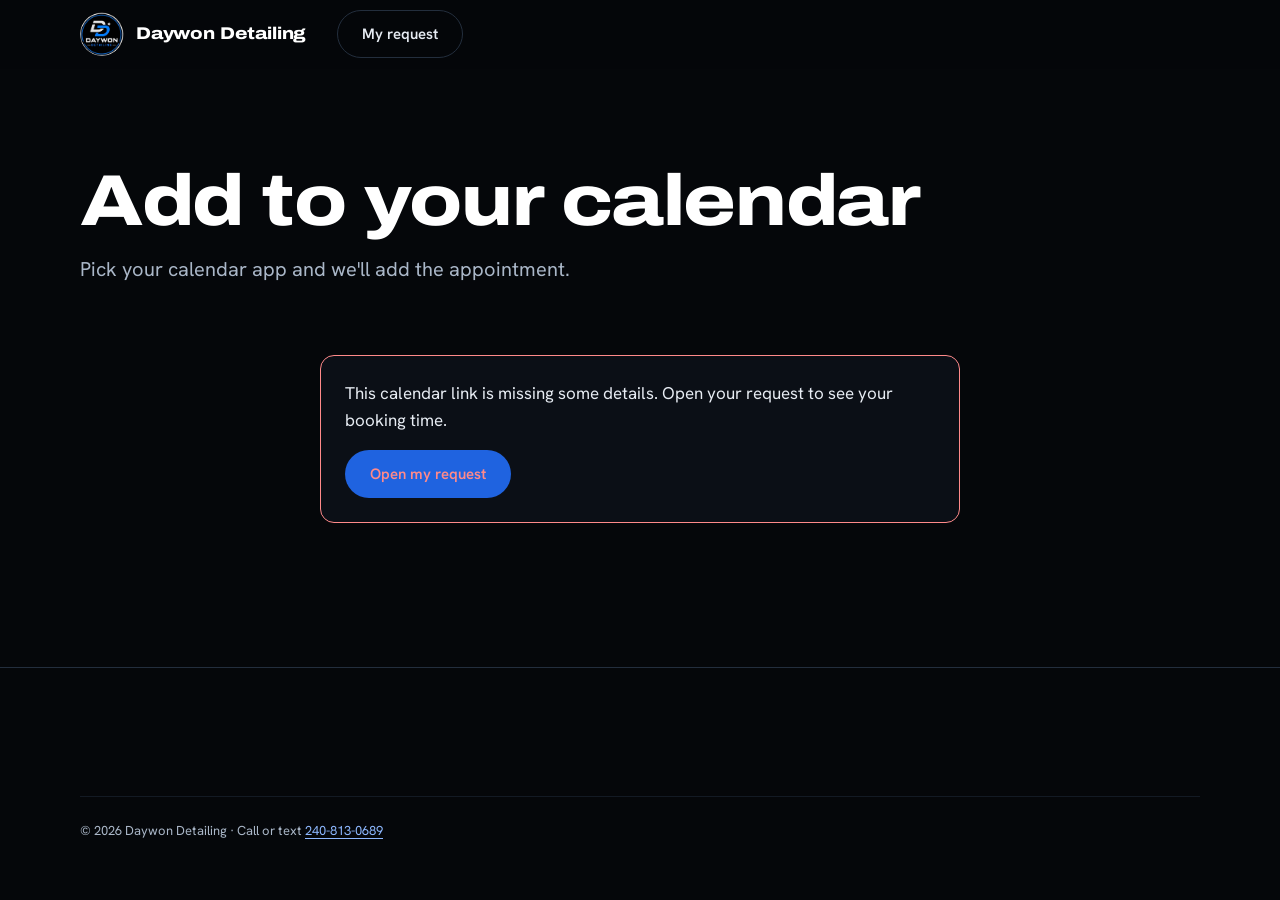
<file: calendar.html>
<!doctype html>
<html lang="en">
<head>
  <meta charset="utf-8">
  <meta name="viewport" content="width=device-width, initial-scale=1">
  <title>Add to Calendar | Daywon Detailing</title>
  <meta name="description" content="Add your Daywon Detailing appointment to Google, Apple or Outlook calendar.">
  <meta name="robots" content="noindex">
  <meta name="theme-color" content="#05070A">
  <link rel="icon" href="assets/img/logo.jpg">
  <link rel="preconnect" href="https://fonts.googleapis.com">
  <link rel="preconnect" href="https://fonts.gstatic.com" crossorigin>
  <link href="https://fonts.googleapis.com/css2?family=Archivo:wdth,wght@100..125,500..900&family=Hanken+Grotesk:wght@400..700&display=swap" rel="stylesheet">
  <link rel="stylesheet" href="assets/css/styles.css">
</head>
<body class="page-quote">
<a class="skip-link" href="#main">Skip to content</a>
<header class="site-header"><div class="container site-header__inner">
  <a class="brand" href="index.html"><span class="brand__mark"><img src="assets/img/logo.jpg" alt="" width="44" height="44"></span><span class="brand__name">Daywon Detailing</span></a>
  <a class="btn btn--ghost site-header__cta" href="my-request.html">My request</a>
</div></header>

<main id="main">
  <section class="page-header band--dark">
    <div class="container">
      <h1>Add to your calendar</h1>
      <p class="page-header__sub" id="cal-sub">Pick your calendar app and we'll add the appointment.</p>
    </div>
  </section>
  <section class="band--dark" style="padding-top: 0">
    <div class="container" style="max-width: 720px">
      <div class="panel" id="cal-card">
        <dl class="summary-list" id="cal-details"></dl>
        <div class="actions cal-actions" id="cal-actions" style="margin-top: var(--s-6)"></div>
        <p class="muted" style="margin-top: var(--s-5)">Apple Calendar and most phone calendars open the downloaded file. We arrive during your 30-minute arrival window.</p>
      </div>
      <div class="error-summary" id="cal-error" role="alert" hidden>
        <p>This calendar link is missing some details. Open your request to see your booking time.</p>
        <p style="margin-top: var(--s-4)"><a class="btn btn--primary" href="my-request.html">Open my request</a></p>
      </div>
    </div>
  </section>
</main>

<footer class="site-footer"><div class="container">
  <div class="site-footer__bottom"><span>&copy; <span data-year>2026</span> Daywon Detailing · Call or text <a href="tel:+12408130689" data-contact-href="tel"><span data-contact="phone">240-813-0689</span></a></span></div>
</div></footer>

<script src="assets/js/icons.js" defer></script>
<script src="assets/js/config.js" defer></script>
<script src="assets/js/data.js" defer></script>
<script src="assets/js/site.js" defer></script>
<script src="assets/js/calendar.js" defer></script>
</body>
</html>
</file>
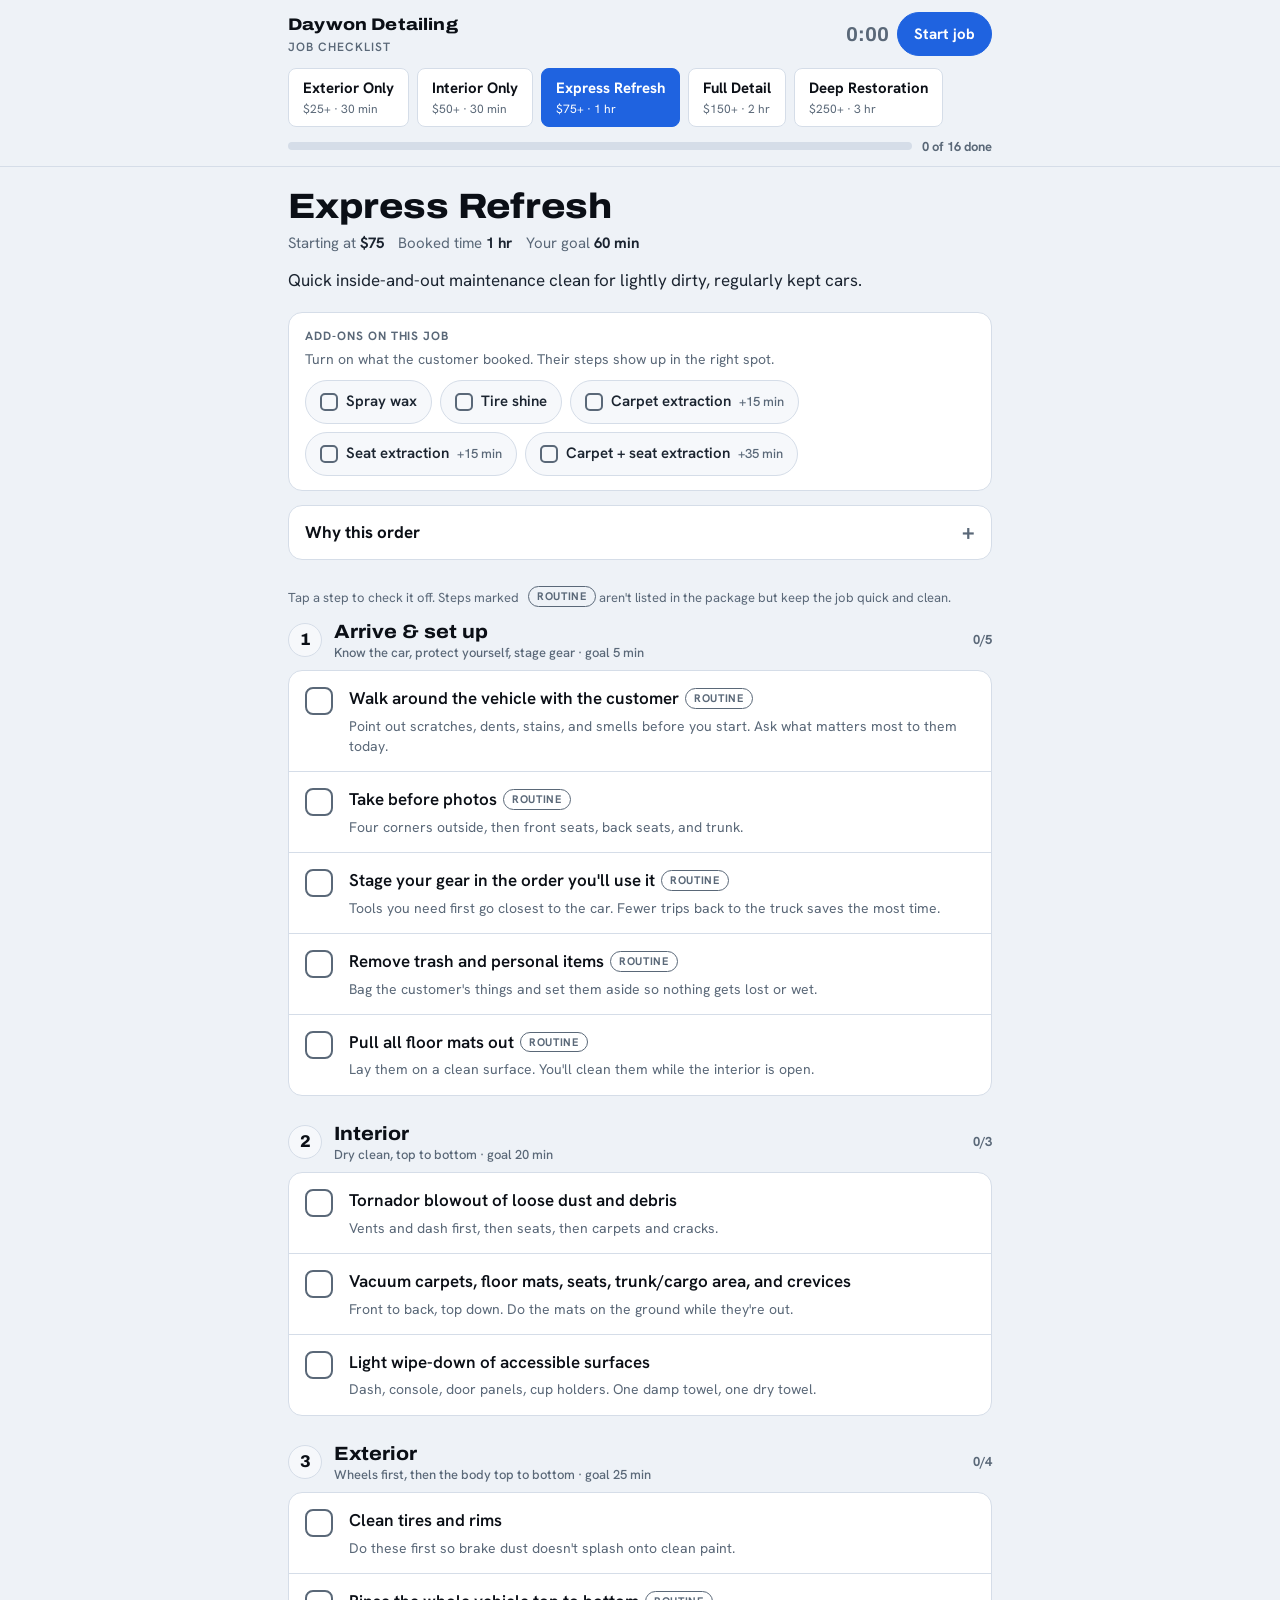
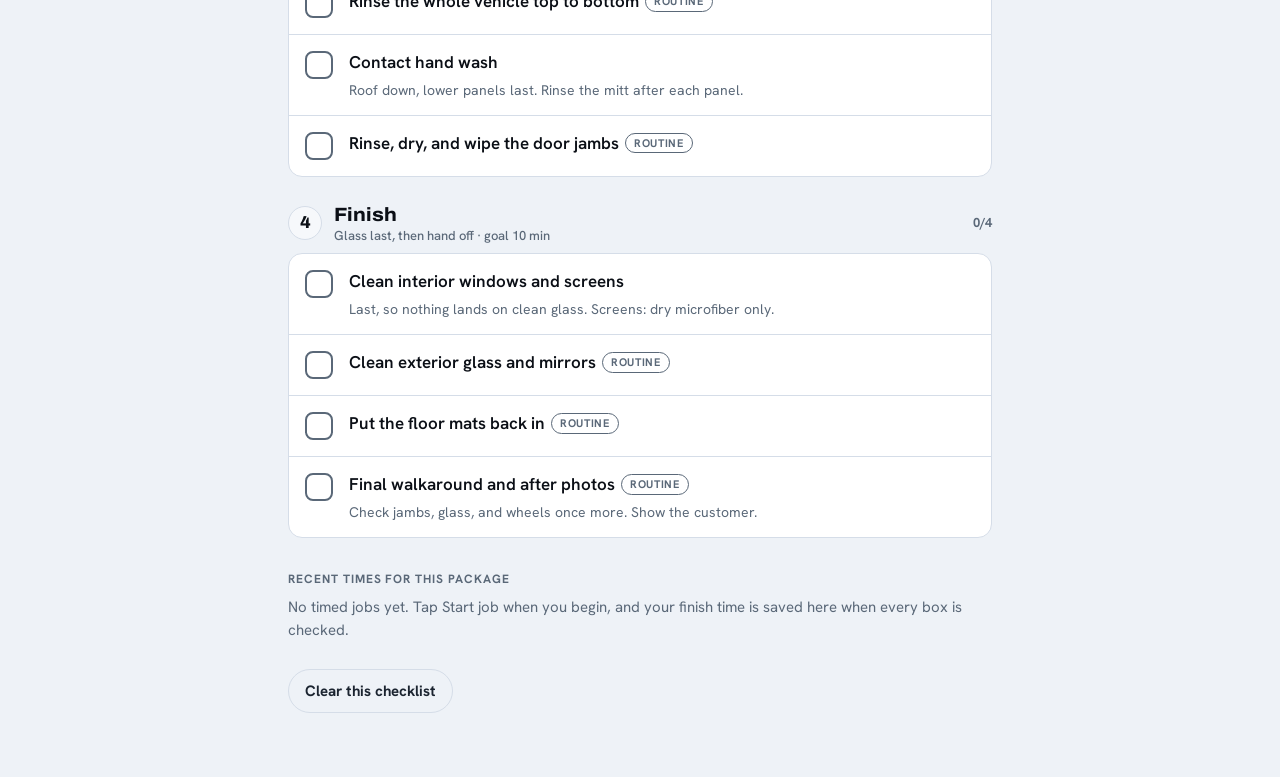
<file: checklist.html>
<!doctype html>
<html lang="en">
<head>
<meta charset="utf-8">
<meta name="viewport" content="width=device-width, initial-scale=1, viewport-fit=cover">
<link rel="icon" href="assets/img/logo.jpg">
<title>Daywon Job Checklist</title>
<meta name="robots" content="noindex">
<meta name="theme-color" content="#05070A">
<link rel="preconnect" href="https://fonts.googleapis.com">
<link rel="preconnect" href="https://fonts.gstatic.com" crossorigin>
<link href="https://fonts.googleapis.com/css2?family=Archivo:wdth,wght@100..125,500..900&family=Hanken+Grotesk:wght@400..700&display=swap" rel="stylesheet">
<style>
/* Layout: sticky job bar (package tabs + progress + timer) over a single column of numbered work phases, each a stack of big tap-to-check rows. Tokens follow the Daywon site: ink ground, blue accent. */
:root {
  --bg: #05070A; --surface: #0B0F16; --raised: #131A24; --line: #232E3D;
  --fg: #E7ECF3; --strong: #FFFFFF; --muted: #93A1B5;
  --accent: #3B82F6; --accent-strong: #8DB8FF; --accent-ink: #FFFFFF; --accent-soft: rgb(59 130 246 / .14);
  --good: #5EE0A0; --good-soft: rgb(94 224 160 / .12); --warn: #F5C451;
  --font-display: "Archivo", "Arial Narrow", system-ui, sans-serif;
  --font-body: "Hanken Grotesk", system-ui, -apple-system, "Segoe UI", sans-serif;
  --r: 14px; --r-sm: 8px;
  color-scheme: dark;
}
@media (prefers-color-scheme: light) {
  :root:not([data-theme="dark"]) {
    --bg: #EEF2F7; --surface: #FFFFFF; --raised: #F6F8FB; --line: #D5DDE8;
    --fg: #1B2430; --strong: #0B0F16; --muted: #5A6878;
    --accent: #1F63E0; --accent-strong: #174BB0; --accent-ink: #FFFFFF; --accent-soft: rgb(31 99 224 / .10);
    --good: #12805A; --good-soft: rgb(18 128 90 / .10); --warn: #9A6400;
    color-scheme: light;
  }
}
:root[data-theme="light"] {
  --bg: #EEF2F7; --surface: #FFFFFF; --raised: #F6F8FB; --line: #D5DDE8;
  --fg: #1B2430; --strong: #0B0F16; --muted: #5A6878;
  --accent: #1F63E0; --accent-strong: #174BB0; --accent-ink: #FFFFFF; --accent-soft: rgb(31 99 224 / .10);
  --good: #12805A; --good-soft: rgb(18 128 90 / .10); --warn: #9A6400;
  color-scheme: light;
}

* { box-sizing: border-box; }
body { margin: 0; background: var(--bg); color: var(--fg); font: 400 1.0625rem/1.5 var(--font-body); -webkit-font-smoothing: antialiased; }
button { font: inherit; color: inherit; cursor: pointer; }
:focus-visible { outline: 3px solid var(--accent-strong); outline-offset: 2px; }
.wrap { max-width: 46rem; margin: 0 auto; padding-inline: 16px; }

/* ---- top bar ---- */
.bar { position: sticky; top: env(safe-area-inset-top, 0px); z-index: 10; background: color-mix(in srgb, var(--bg) 92%, transparent); backdrop-filter: blur(10px); -webkit-backdrop-filter: blur(10px); border-bottom: 1px solid var(--line); }
.bar__top { display: flex; align-items: center; justify-content: space-between; gap: 12px; padding-block: 12px 8px; }
.brand { font-family: var(--font-display); font-stretch: 115%; font-weight: 800; font-size: 1.05rem; letter-spacing: .01em; color: var(--strong); margin: 0; }
.brand small { display: block; font-family: var(--font-body); font-stretch: 100%; font-weight: 600; font-size: .75rem; letter-spacing: .08em; text-transform: uppercase; color: var(--muted); }
.timer { display: flex; align-items: center; gap: 8px; }
.timer__clock { font-family: var(--font-display); font-weight: 700; font-size: 1.25rem; font-variant-numeric: tabular-nums; color: var(--strong); min-width: 4.5ch; text-align: right; }
.timer__clock.is-idle { color: var(--muted); }
.btn { display: inline-flex; align-items: center; justify-content: center; gap: 6px; min-height: 44px; padding: 0 16px; border-radius: 999px; border: 1px solid var(--line); background: var(--raised); color: var(--fg); font-weight: 700; font-size: .9375rem; }
.btn--primary { background: var(--accent); border-color: var(--accent); color: var(--accent-ink); }
.btn--quiet { background: transparent; }
.btn:hover { border-color: var(--accent); }

.tabs { display: flex; gap: 8px; overflow-x: auto; padding-block: 4px 10px; scrollbar-width: none; margin-inline: -16px; padding-inline: 16px; }
.tabs::-webkit-scrollbar { display: none; }
.tab { flex: 0 0 auto; display: grid; gap: 0; text-align: left; padding: 8px 14px; border-radius: var(--r-sm); border: 1px solid var(--line); background: var(--surface); min-height: 52px; }
.tab__name { font-weight: 700; font-size: .9375rem; color: var(--strong); white-space: nowrap; }
.tab__meta { font-size: .75rem; color: var(--muted); font-variant-numeric: tabular-nums; white-space: nowrap; }
.tab[aria-selected="true"] { background: var(--accent); border-color: var(--accent); }
.tab[aria-selected="true"] .tab__name, .tab[aria-selected="true"] .tab__meta { color: var(--accent-ink); }
.tab__dot { display: inline-block; width: 7px; height: 7px; border-radius: 50%; background: var(--warn); margin-left: 6px; vertical-align: middle; }

.progress { display: flex; align-items: center; gap: 10px; padding-bottom: 10px; }
.progress__track { flex: 1; height: 8px; border-radius: 999px; background: var(--line); overflow: hidden; }
.progress__fill { height: 100%; width: 0; background: var(--accent); border-radius: inherit; transition: width .3s ease, background .3s; }
.progress__fill.is-done { background: var(--good); }
.progress__text { font-size: .8125rem; font-weight: 700; color: var(--muted); font-variant-numeric: tabular-nums; white-space: nowrap; }

/* ---- package head ---- */
main { padding-block: 20px 64px; }
.pkg__title { font-family: var(--font-display); font-stretch: 112%; font-weight: 800; font-size: clamp(1.6rem, 1.2rem + 2vw, 2.2rem); line-height: 1.1; color: var(--strong); margin: 0 0 6px; text-wrap: balance; }
.pkg__meta { display: flex; flex-wrap: wrap; gap: 6px 14px; color: var(--muted); font-size: .9375rem; margin: 0 0 14px; }
.pkg__meta strong { color: var(--fg); }
.pkg__summary { margin: 0 0 18px; color: var(--fg); max-width: 65ch; }

.addons { border: 1px solid var(--line); border-radius: var(--r); background: var(--surface); padding: 14px 16px; margin-bottom: 14px; }
.addons__title { margin: 0 0 4px; font-size: .75rem; font-weight: 700; letter-spacing: .08em; text-transform: uppercase; color: var(--muted); }
.addons__hint { margin: 0 0 10px; font-size: .875rem; color: var(--muted); }
.addons__list { display: flex; flex-wrap: wrap; gap: 8px; }
.pill { display: inline-flex; align-items: center; gap: 8px; min-height: 44px; padding: 0 14px; border-radius: 999px; border: 1px solid var(--line); background: var(--raised); font-weight: 600; font-size: .9375rem; }
.pill[aria-pressed="true"] { background: var(--accent-soft); border-color: var(--accent); color: var(--strong); }
.pill__box { width: 18px; height: 18px; border-radius: 5px; border: 2px solid var(--muted); display: grid; place-items: center; }
.pill[aria-pressed="true"] .pill__box { background: var(--accent); border-color: var(--accent); }
.pill__box svg { width: 12px; height: 12px; opacity: 0; }
.pill[aria-pressed="true"] .pill__box svg { opacity: 1; }
.pill__extra { font-size: .8125rem; color: var(--muted); font-weight: 500; }

details.why { border: 1px solid var(--line); border-radius: var(--r); background: var(--surface); margin-bottom: 26px; }
details.why summary { list-style: none; cursor: pointer; padding: 14px 16px; font-weight: 700; color: var(--strong); display: flex; justify-content: space-between; align-items: center; min-height: 48px; }
details.why summary::-webkit-details-marker { display: none; }
details.why summary::after { content: "+"; font-size: 1.4rem; line-height: 1; color: var(--muted); }
details.why[open] summary::after { content: "–"; }
.why__body { padding: 0 16px 16px; }
.why__body ul { margin: 0; padding-left: 1.1em; display: grid; gap: 8px; }
.why__body li { max-width: 65ch; }
.why__body b { color: var(--strong); }

/* ---- phases ---- */
.phases { display: grid; gap: 26px; }
.phase__head { display: grid; grid-template-columns: auto 1fr auto; align-items: center; gap: 12px; margin-bottom: 10px; }
.phase__num { width: 34px; height: 34px; border-radius: 50%; display: grid; place-items: center; font-family: var(--font-display); font-weight: 800; background: var(--raised); border: 1px solid var(--line); color: var(--strong); font-variant-numeric: tabular-nums; }
.phase.is-done .phase__num { background: var(--good); border-color: var(--good); color: var(--bg); }
.phase__name { margin: 0; font-family: var(--font-display); font-stretch: 110%; font-weight: 750; font-size: 1.2rem; color: var(--strong); line-height: 1.2; }
.phase__goal { display: block; font-family: var(--font-body); font-stretch: 100%; font-weight: 500; font-size: .8125rem; color: var(--muted); margin-top: 2px; }
.phase__count { font-size: .8125rem; font-weight: 700; color: var(--muted); font-variant-numeric: tabular-nums; text-align: right; white-space: nowrap; }
.phase__count .lap { display: block; font-weight: 600; color: var(--good); }
.phase__count .lap.is-over { color: var(--warn); }

.steps { list-style: none; margin: 0; padding: 0; border: 1px solid var(--line); border-radius: var(--r); background: var(--surface); overflow: hidden; }
.step + .step { border-top: 1px solid var(--line); }
.step__btn { width: 100%; display: grid; grid-template-columns: 30px 1fr; gap: 14px; align-items: start; text-align: left; padding: 15px 16px; background: transparent; border: 0; min-height: 60px; }
.step__btn:hover { background: var(--raised); }
.step__box { width: 28px; height: 28px; border-radius: 8px; border: 2px solid var(--muted); display: grid; place-items: center; transition: background .15s, border-color .15s; margin-top: 1px; }
.step__box svg { width: 16px; height: 16px; stroke: var(--accent-ink); opacity: 0; transform: scale(.6); transition: opacity .15s, transform .2s; }
.step__text { min-width: 0; display: grid; gap: 4px; }
.step__label { font-weight: 600; color: var(--strong); }
.step__tip { font-size: .875rem; color: var(--muted); line-height: 1.45; }
.tag { display: inline-block; margin-left: 6px; padding: 1px 8px; border-radius: 999px; font-size: .6875rem; font-weight: 700; letter-spacing: .06em; text-transform: uppercase; vertical-align: 2px; border: 1px solid currentColor; }
.tag--pro { color: var(--muted); }
.tag--addon { color: var(--accent-strong); }
.step.is-checked .step__box { background: var(--accent); border-color: var(--accent); }
.step.is-checked .step__box svg { opacity: 1; transform: scale(1); }
.step.is-checked .step__label { color: var(--muted); text-decoration: line-through; text-decoration-thickness: 2px; }
.step.is-checked .step__tip { display: none; }
.step--addon { background: var(--accent-soft); }

/* ---- finish panel + history ---- */
.done { margin-top: 28px; border: 1px solid var(--good); background: var(--good-soft); border-radius: var(--r); padding: 18px 16px; }
.done h2 { margin: 0 0 4px; font-family: var(--font-display); font-weight: 800; font-size: 1.3rem; color: var(--strong); }
.done p { margin: 0 0 12px; }
.row { display: flex; flex-wrap: wrap; gap: 8px; }
.history { margin-top: 32px; }
.history h2 { margin: 0 0 8px; font-size: .75rem; letter-spacing: .08em; text-transform: uppercase; color: var(--muted); }
.history ol { list-style: none; margin: 0; padding: 0; border: 1px solid var(--line); border-radius: var(--r); background: var(--surface); }
.history li { display: flex; justify-content: space-between; gap: 12px; padding: 12px 16px; font-variant-numeric: tabular-nums; }
.history li + li { border-top: 1px solid var(--line); }
.history .t { font-weight: 700; color: var(--strong); }
.history .over { color: var(--warn); }
.history .under { color: var(--good); }
.history__empty { color: var(--muted); font-size: .9375rem; margin: 0; }
.foot { margin-top: 28px; display: flex; flex-wrap: wrap; gap: 8px; justify-content: space-between; align-items: center; }
.confirm { display: flex; flex-wrap: wrap; gap: 8px; align-items: center; font-size: .9375rem; }
.legend { font-size: .8125rem; color: var(--muted); margin: 0 0 12px; }

@media (prefers-reduced-motion: reduce) { *, *::before, *::after { transition: none !important; } }
</style>
</head>
<body>

<header class="bar">
  <div class="wrap">
    <div class="bar__top">
      <p class="brand">Daywon Detailing<small>Job checklist</small></p>
      <div class="timer">
        <span class="timer__clock is-idle" id="clock" aria-live="off">0:00</span>
        <button type="button" class="btn btn--primary" id="timer-btn">Start job</button>
      </div>
    </div>
    <div class="tabs" role="tablist" aria-label="Packages" id="tabs"></div>
    <div class="progress">
      <div class="progress__track" aria-hidden="true"><div class="progress__fill" id="fill"></div></div>
      <span class="progress__text" id="progress-text">0 of 0</span>
    </div>
  </div>
</header>

<main class="wrap" id="main" role="tabpanel"></main>

<script>
(function () {
  "use strict";

  /* ------------------------------------------------------------------
     CHECKLISTS
     kind: "pkg"  = listed in the package on the website
           "pro"  = routine step that keeps the job fast and safe
     addon: show only when one of these add-ons is turned on
     Phases are in working order. Targets (minutes) are a starting goal
     for building speed; adjust them as you learn your pace.
  ------------------------------------------------------------------ */
  var CHECK = '<svg viewBox="0 0 24 24" fill="none" stroke-width="3.2" stroke-linecap="round" stroke-linejoin="round"><path d="M5 12.5l4.5 4.5L19 7.5"/></svg>';

  function s(id, t, tip, kind, addon) { return { id: id, t: t, tip: tip || "", kind: kind || "pkg", addon: addon || null }; }

  var EXTRACT_CARPET = ["carpet-extraction", "carpet-seat-extraction"];
  var EXTRACT_SEATS = ["seat-extraction", "carpet-seat-extraction"];

  var setupFull = function (n) { return { name: "Arrive & set up", goal: "Know the car, protect yourself, stage gear", min: n, steps: [
    s("walk", "Walk around the vehicle with the customer", "Point out scratches, dents, stains, and smells before you start. Ask what matters most to them today.", "pro"),
    s("photos-before", "Take before photos", "Four corners outside, then front seats, back seats, and trunk.", "pro"),
    s("stage", "Stage your gear in the order you'll use it", "Tools you need first go closest to the car. Fewer trips back to the truck saves the most time.", "pro"),
    s("trash", "Remove trash and personal items", "Bag the customer's things and set them aside so nothing gets lost or wet.", "pro"),
    s("mats-out", "Pull all floor mats out", "Lay them on a clean surface. You'll clean them while the interior is open.", "pro")
  ]}; };

  var PACKAGES = [
    {
      id: "exterior-only", name: "Exterior Only Detail", short: "Exterior Only", price: 25, duration: "30 min", target: 30,
      summary: "A complete exterior wash, no interior work.",
      addOns: ["spray-wax", "tire-shine"],
      phases: [
        { name: "Arrive & set up", goal: "Check the paint and stage wash gear", min: 4, steps: [
          s("walk", "Walk around the vehicle with the customer", "Point out scratches, chips, and dents before you wash.", "pro"),
          s("photos-before", "Take before photos", "All four corners and the wheels.", "pro"),
          s("stage", "Set up buckets, mitts, and wheel brushes", "Wash bucket and rinse bucket. Keep wheel tools separate from paint tools.", "pro"),
          s("cool", "Check that panels are cool to the touch", "Hot paint dries soap and leaves spots. Work in shade when you can.", "pro")
        ]},
        { name: "Wheels & tires first", goal: "Dirtiest part first so it can't splash clean paint", min: 8, steps: [
          s("wheels", "Spray wheels, tires, and wheel wells with cleaner", "One wheel at a time so cleaner doesn't dry on the rim.", "pro"),
          s("wheel-scrub", "Scrub tires, rims, and wheel faces", "Tire brush on rubber, soft brush on faces and barrels. Rinse each wheel when done."),
        ]},
        { name: "Wash", goal: "Top to bottom, clean water every panel", min: 12, steps: [
          s("prewash", "Pre-wash to loosen dirt and road grime", "Foam or pre-wash spray from the top down. Let it dwell 2–3 minutes, but don't let it dry."),
          s("rinse-1", "Rinse the whole vehicle top to bottom", "Pushes off the loose grit before you touch the paint.", "pro"),
          s("contact", "Contact hand wash", "Roof, glass, hood, upper sides, then lower panels last. Rinse the mitt in the rinse bucket after each panel."),
          s("rinse-2", "Final rinse", "Top down. Open-hose sheet rinse leaves less water to dry.", "pro"),
          s("dry", "Dry the vehicle and wipe the door jambs", "Blow out mirrors, grille, and trim gaps so they don't drip later.", "pro")
        ]},
        { name: "Protect & finish", goal: "Add-ons, glass, final check", min: 6, steps: [
          s("wax", "Apply spray wax", "On dry, cool paint. One panel at a time, spread thin, buff off with a fresh towel.", "pkg", ["spray-wax"]),
          s("shine", "Apply tire shine", "Last, after wax, so towels don't drag dressing onto paint. Wipe off any sling.", "pkg", ["tire-shine"]),
          s("glass-out", "Clean exterior glass and mirrors", "Glass goes last so wax or water spots don't land on it after.", "pro"),
          s("final", "Final walkaround and after photos", "Check for drips, missed spots, and soap in the gaps. Show the customer.", "pro")
        ]}
      ]
    },
    {
      id: "interior-only", name: "Interior Only Detail", short: "Interior Only", price: 50, duration: "30 min", target: 30,
      summary: "A thorough interior clean, no exterior wash.",
      addOns: ["carpet-extraction", "seat-extraction", "carpet-seat-extraction"],
      phases: [
        setupFull(4),
        { name: "Dry work", goal: "Get all the loose dirt out before anything gets wet", min: 8, steps: [
          s("blow", "Tornador blowout of carpets, seat seams, vents, cracks, and crevices", "Top to bottom: vents and dash first, then seats, then carpets, so debris falls to the floor you haven't vacuumed yet."),
          s("vac", "Thorough vacuum of carpets, seats, trunk/cargo area, and accessible areas", "Front to back, top down. Slide seats all the way forward, then back."),
          s("vac-mats", "Vacuum the floor mats", "Shake them out first. Rubber mats can be scrubbed and set out to dry.")
        ]},
        { name: "Wet work", goal: "Start what needs to dwell or dry first", min: 13, steps: [
          s("spot", "Spot treat carpet and seat stains", "Spray stains first so the cleaner dwells while you do the next steps."),
          s("ex-carpet", "Carpet extraction", "Do it now so carpets dry longest. Leave doors open while you work.", "pkg", EXTRACT_CARPET),
          s("ex-seats", "Seat extraction", "Test a hidden spot first. Don't oversaturate.", "pkg", EXTRACT_SEATS),
          s("steam", "Steam clean applicable interior surfaces", "Cup holders, vents, console, door handles, pedals."),
          s("wipe", "Wipe down dash, console, door panels, cup holders, and trim", "After steam and extraction, so any splatter gets wiped up."),
          s("rails", "Detail seat rails, door pockets, and crevices", "Brush and vacuum together. This is what customers notice.")
        ]},
        { name: "Finish", goal: "Glass last, then hand off", min: 5, steps: [
          s("glass-in", "Clean interior windows and screens", "Last, so dust and spray from the other steps don't land on clean glass. Screens: dry microfiber or a screen-safe cleaner only."),
          s("mats-in", "Put the floor mats back in", "", "pro"),
          s("final", "Final check and after photos", "Sit in each seat and look around. Leave windows cracked if anything is damp.", "pro")
        ]}
      ]
    },
    {
      id: "express-refresh", name: "Express Refresh", short: "Express Refresh", price: 75, duration: "1 hr", target: 60,
      summary: "Quick inside-and-out maintenance clean for lightly dirty, regularly kept cars.",
      addOns: ["spray-wax", "tire-shine", "carpet-extraction", "seat-extraction", "carpet-seat-extraction"],
      phases: [
        setupFull(5),
        { name: "Interior", goal: "Dry clean, top to bottom", min: 20, steps: [
          s("blow", "Tornador blowout of loose dust and debris", "Vents and dash first, then seats, then carpets and cracks."),
          s("vac", "Vacuum carpets, floor mats, seats, trunk/cargo area, and crevices", "Front to back, top down. Do the mats on the ground while they're out."),
          s("ex-carpet", "Carpet extraction", "Do it now so carpets dry during the exterior wash.", "pkg", EXTRACT_CARPET),
          s("ex-seats", "Seat extraction", "Test a hidden spot first. Leave doors open to air out.", "pkg", EXTRACT_SEATS),
          s("wipe", "Light wipe-down of accessible surfaces", "Dash, console, door panels, cup holders. One damp towel, one dry towel.")
        ]},
        { name: "Exterior", goal: "Wheels first, then the body top to bottom", min: 25, steps: [
          s("wheels", "Clean tires and rims", "Do these first so brake dust doesn't splash onto clean paint."),
          s("rinse-1", "Rinse the whole vehicle top to bottom", "", "pro"),
          s("contact", "Contact hand wash", "Roof down, lower panels last. Rinse the mitt after each panel."),
          s("dry", "Rinse, dry, and wipe the door jambs", "", "pro"),
          s("wax", "Apply spray wax", "On dry, cool paint. Spread thin and buff off.", "pkg", ["spray-wax"]),
          s("shine", "Apply tire shine", "After the wax. Wipe off sling.", "pkg", ["tire-shine"])
        ]},
        { name: "Finish", goal: "Glass last, then hand off", min: 10, steps: [
          s("glass-in", "Clean interior windows and screens", "Last, so nothing lands on clean glass. Screens: dry microfiber only."),
          s("glass-out", "Clean exterior glass and mirrors", "", "pro"),
          s("mats-in", "Put the floor mats back in", "", "pro"),
          s("final", "Final walkaround and after photos", "Check jambs, glass, and wheels once more. Show the customer.", "pro")
        ]}
      ]
    },
    {
      id: "full-interior-exterior", name: "Full Interior + Exterior Detail", short: "Full Detail", price: 150, duration: "2 hr", target: 120,
      summary: "A thorough inside reset plus a complete exterior wash. Wax and tire shine are add-ons only.",
      addOns: ["spray-wax", "tire-shine", "carpet-extraction", "seat-extraction", "carpet-seat-extraction"],
      phases: [
        setupFull(10),
        { name: "Interior dry work", goal: "Get all the loose dirt out before anything gets wet", min: 20, steps: [
          s("blow", "Tornador blowout of carpets, seat seams, vents, cracks, and crevices", "Top to bottom: headliner edges, vents, dash, seats, then carpets."),
          s("vac", "Thorough vacuum of carpets, mats, seats, trunk/cargo area, and accessible areas", "Front to back. Slide seats forward, then back, to reach under them.")
        ]},
        { name: "Interior wet work", goal: "Start dwell and drying time early", min: 35, steps: [
          s("spot", "Spot treat carpet and seat stains", "Spray first so it dwells while you steam."),
          s("ex-carpet", "Carpet extraction", "Now, so carpets dry during the exterior. Leave doors open.", "pkg", EXTRACT_CARPET),
          s("ex-seats", "Seat extraction", "Test a hidden spot first. Don't oversaturate.", "pkg", EXTRACT_SEATS),
          s("steam", "Steam clean applicable interior surfaces", "Cup holders, vents, console, handles, pedals."),
          s("wipe", "Wipe down dash, console, door panels, cup holders, and trim", "After steam and extraction, so any splatter gets wiped up."),
          s("rails", "Detail seat rails, door pockets, and crevices", "Brush and vacuum together.")
        ]},
        { name: "Exterior", goal: "Wheels first, then the body top to bottom", min: 40, steps: [
          s("wheels", "Clean and scrub tires, rims, and wheel faces", "First, so brake dust can't splash onto clean paint. One wheel at a time."),
          s("mats-wash", "Scrub and rinse rubber mats", "Set them in the sun to dry while you wash.", "pro"),
          s("prewash", "Pre-wash to loosen dirt and road grime", "Top down, dwell 2–3 minutes, don't let it dry."),
          s("rinse-1", "Rinse the whole vehicle top to bottom", "", "pro"),
          s("contact", "Contact hand wash", "Roof down, lower panels last. Rinse the mitt after each panel."),
          s("dry", "Final rinse, dry, and wipe the door jambs", "Blow out mirrors and trim gaps.", "pro"),
          s("wax", "Apply spray wax", "On dry, cool paint. Spread thin and buff off.", "pkg", ["spray-wax"]),
          s("shine", "Apply tire shine", "After the wax. Wipe off sling.", "pkg", ["tire-shine"])
        ]},
        { name: "Finish", goal: "Glass last, then hand off", min: 15, steps: [
          s("glass-in", "Clean interior windows and screens", "Last, so dust and spray don't land on clean glass."),
          s("glass-out", "Clean exterior glass and mirrors", "", "pro"),
          s("mats-in", "Put the floor mats back in", "", "pro"),
          s("final", "Final walkaround and after photos", "Sit in each seat and look around. Check jambs and wheels.", "pro")
        ]}
      ]
    },
    {
      id: "deep-restoration", name: "Deep Restoration Detail", short: "Deep Restoration", price: 250, duration: "3 hr", target: 180,
      summary: "The deepest clean: heavy dirt, stains, and neglected carpets or seats. Includes extraction, wax, and tire shine.",
      addOns: [],
      phases: [
        setupFull(10),
        { name: "Interior dry work", goal: "Pull out sand and embedded debris first", min: 30, steps: [
          s("blow", "Detailed Tornador blowout of carpet fibers, seat seams, cracks, and crevices", "Top to bottom. Work each carpet section slowly to lift sand to the surface."),
          s("vac", "Intensive vacuum of carpets, floor mats, seats, trunk/cargo area, and crevices", "Go over carpets twice in crossing directions. Slide seats forward, then back.")
        ]},
        { name: "Interior wet work", goal: "Extraction first so it dries the longest", min: 70, steps: [
          s("bomber", "Carpet bomber treatment on carpets and mats", "Spray and agitate with a brush. Let it dwell while you set up the extractor."),
          s("spot", "Spot treat stains", "Seats and anything the bomber didn't lift. Let it dwell."),
          s("ex-carpet", "Carpet extraction", "Carpets and carpet mats. Doors open, mats out in the sun."),
          s("ex-seats", "Cloth seat extraction (when applicable and safe for the material)", "Test a hidden spot first. Skip leather and anything that bleeds color."),
          s("steam", "Steam clean applicable interior surfaces", "Cup holders, vents, console, handles, pedals, seat belt buckles."),
          s("wipe", "Thorough wipe-down of dash, door panels, console, cup holders, trim, and touch points", "After extraction, so any splatter gets wiped up."),
          s("rails", "Deep clean seat rails, door pockets, cup holders, and crevices", "Brush, steam, and vacuum together.")
        ]},
        { name: "Exterior", goal: "Wheels first, protect last", min: 50, steps: [
          s("wheels", "Pressure wash and scrub tires and rims", "First, so brake dust can't splash onto clean paint."),
          s("prewash", "Pre-wash", "Top down, dwell 2–3 minutes, don't let it dry."),
          s("rinse-1", "Rinse the whole vehicle top to bottom", "", "pro"),
          s("contact", "Contact hand wash", "Roof down, lower panels last. Rinse the mitt after each panel."),
          s("dry", "Final rinse, dry, and wipe the door jambs", "", "pro"),
          s("wax", "Apply spray wax", "On dry, cool paint. One panel at a time, buff off."),
          s("shine", "Apply tire shine", "After the wax. Wipe off sling.")
        ]},
        { name: "Finish", goal: "Glass last, explain drying time", min: 20, steps: [
          s("glass-in", "Clean interior windows and screens", "Last, so nothing lands on clean glass."),
          s("glass-out", "Clean exterior glass and mirrors", "", "pro"),
          s("check-damp", "Check carpets and seats for dampness", "Press a towel down. Run a fan or crack the windows if still wet.", "pro"),
          s("mats-in", "Put the floor mats back in once dry", "", "pro"),
          s("final", "Final walkaround and after photos", "Tell the customer carpets may stay a little damp and to leave windows cracked if they can.", "pro")
        ]}
      ]
    }
  ];

  var ADDONS = {
    "spray-wax": { name: "Spray wax", extra: "" },
    "tire-shine": { name: "Tire shine", extra: "" },
    "carpet-extraction": { name: "Carpet extraction", extra: "+15 min" },
    "seat-extraction": { name: "Seat extraction", extra: "+15 min" },
    "carpet-seat-extraction": { name: "Carpet + seat extraction", extra: "+35 min" }
  };
  var ADDON_MIN = { "carpet-extraction": 15, "seat-extraction": 15, "carpet-seat-extraction": 35 };

  var WHY = [
    "<b>Top to bottom, front to back.</b> Dust falls. Clean high spots first so dirt lands on areas you haven't done yet.",
    "<b>Dry work before wet work.</b> Blow out and vacuum first. Wet dirt turns to mud and smears.",
    "<b>Start the slow stuff early.</b> Spray stain treatment and carpet bomber first so they soak while you do other work, and extract early so carpets dry during the exterior wash.",
    "<b>Wheels before paint.</b> Wheel cleaner and brake dust splash. Do wheels first and the body wash rinses away any overspray.",
    "<b>Wipe-down after steam and extraction.</b> Those steps splatter onto plastics, so one wipe at the end does the job once.",
    "<b>Glass goes last.</b> Every other step throws dust, spray, or water. Clean glass at the end and it stays clean.",
    "<b>Stage your gear in order.</b> Every trip back to the truck costs a minute. Lay tools out in the order on this list."
  ];

  /* ------------------------------------------------------------------ state */
  var KEY = "daywon-checklist-v1";
  var state = load();
  function load() {
    try { var v = JSON.parse(localStorage.getItem(KEY)); if (v && v.jobs) return v; } catch (e) {}
    return { current: null, jobs: {}, history: [] };
  }
  function save() { try { localStorage.setItem(KEY, JSON.stringify(state)); } catch (e) {} }
  function job(id) {
    if (!state.jobs[id]) state.jobs[id] = { checked: {}, addOns: [], startedAt: null, finishedAt: null, laps: {}, logged: false };
    return state.jobs[id];
  }

  var hashId = (location.hash || "").replace("#", "");
  var current = PACKAGES.some(function (p) { return p.id === hashId; }) ? hashId
    : (state.current && PACKAGES.some(function (p) { return p.id === state.current; }) ? state.current : "express-refresh");

  /* ------------------------------------------------------------------ helpers */
  var $ = function (id) { return document.getElementById(id); };
  function esc(t) { return String(t).replace(/[&<>"]/g, function (c) { return { "&": "&amp;", "<": "&lt;", ">": "&gt;", '"': "&quot;" }[c]; }); }
  function pkg() { return PACKAGES.filter(function (p) { return p.id === current; })[0]; }
  function visible(step, j) { return !step.addon || step.addon.some(function (a) { return j.addOns.indexOf(a) > -1; }); }
  function fmt(ms) {
    var t = Math.max(0, Math.floor(ms / 1000)), h = Math.floor(t / 3600), m = Math.floor((t % 3600) / 60), sec = t % 60;
    return h ? h + ":" + String(m).padStart(2, "0") + ":" + String(sec).padStart(2, "0") : m + ":" + String(sec).padStart(2, "0");
  }
  function mins(ms) { return Math.round(ms / 60000); }
  function targetFor(p, j) {
    var extra = 0; j.addOns.forEach(function (a) { extra += ADDON_MIN[a] || 0; });
    return p.target + extra;
  }
  function counts(p, j) {
    var total = 0, done = 0;
    p.phases.forEach(function (ph) { ph.steps.forEach(function (st) { if (visible(st, j)) { total++; if (j.checked[st.id]) done++; } }); });
    return { total: total, done: done };
  }
  function inProgress(id) {
    var j = state.jobs[id]; if (!j) return false;
    return !!j.startedAt && !j.finishedAt || Object.keys(j.checked).some(function (k) { return j.checked[k]; }) && !j.finishedAt;
  }

  /* ------------------------------------------------------------------ render */
  function renderTabs() {
    $("tabs").innerHTML = PACKAGES.map(function (p) {
      var sel = p.id === current;
      return '<button type="button" role="tab" class="tab" id="tab-' + p.id + '" aria-selected="' + sel + '" aria-controls="main" tabindex="' + (sel ? 0 : -1) + '" data-pkg="' + p.id + '">' +
        '<span class="tab__name">' + esc(p.short) + (inProgress(p.id) && !sel ? '<span class="tab__dot" title="In progress"></span>' : "") + '</span>' +
        '<span class="tab__meta">$' + p.price + '+ · ' + esc(p.duration) + '</span></button>';
    }).join("");
  }

  function renderMain() {
    var p = pkg(), j = job(p.id);
    var html = '<h1 class="pkg__title">' + esc(p.name) + '</h1>' +
      '<p class="pkg__meta"><span>Starting at <strong>$' + p.price + '</strong></span><span>Booked time <strong>' + esc(p.duration) + '</strong></span><span>Your goal <strong>' + targetFor(p, j) + ' min</strong></span></p>' +
      '<p class="pkg__summary">' + esc(p.summary) + '</p>';

    if (p.addOns.length) {
      html += '<section class="addons" aria-labelledby="addons-h"><h2 class="addons__title" id="addons-h">Add-ons on this job</h2>' +
        '<p class="addons__hint">Turn on what the customer booked. Their steps show up in the right spot.</p><div class="addons__list">' +
        p.addOns.map(function (a) {
          var on = j.addOns.indexOf(a) > -1;
          return '<button type="button" class="pill" id="addon-' + a + '" aria-pressed="' + on + '" data-addon="' + a + '"><span class="pill__box">' + CHECK.replace("<svg", '<svg stroke="currentColor" style="stroke:var(--accent-ink)"') + '</span>' + esc(ADDONS[a].name) +
            (ADDONS[a].extra ? '<span class="pill__extra">' + ADDONS[a].extra + '</span>' : "") + '</button>';
        }).join("") + '</div></section>';
    }

    html += '<details class="why" id="why"><summary>Why this order</summary><div class="why__body"><ul>' +
      WHY.map(function (w) { return "<li>" + w + "</li>"; }).join("") + '</ul></div></details>';

    html += '<p class="legend">Tap a step to check it off. Steps marked <span class="tag tag--pro">Routine</span> aren\'t listed in the package but keep the job quick and clean.</p>';

    html += '<div class="phases">';
    p.phases.forEach(function (ph, i) {
      var steps = ph.steps.filter(function (st) { return visible(st, j); });
      if (!steps.length) return;
      var done = steps.filter(function (st) { return j.checked[st.id]; }).length;
      var complete = done === steps.length;
      var lap = j.laps[i];
      var lapHtml = "";
      if (lap != null) {
        var prev = 0; for (var k = i - 1; k >= 0; k--) { if (j.laps[k] != null) { prev = j.laps[k]; break; } }
        var took = mins(lap - prev);
        lapHtml = '<span class="lap' + (took > ph.min ? " is-over" : "") + '">' + took + ' of ' + ph.min + ' min</span>';
      }
      html += '<section class="phase' + (complete ? " is-done" : "") + '" aria-labelledby="ph-' + i + '">' +
        '<div class="phase__head"><span class="phase__num" aria-hidden="true">' + (i + 1) + '</span>' +
        '<h2 class="phase__name" id="ph-' + i + '">' + esc(ph.name) + '<span class="phase__goal">' + esc(ph.goal) + ' · goal ' + ph.min + ' min</span></h2>' +
        '<span class="phase__count">' + done + '/' + steps.length + lapHtml + '</span></div><ul class="steps">' +
        steps.map(function (st) {
          var on = !!j.checked[st.id];
          var tag = st.addon ? '<span class="tag tag--addon">Add-on</span>' : (st.kind === "pro" ? '<span class="tag tag--pro">Routine</span>' : "");
          return '<li class="step' + (on ? " is-checked" : "") + (st.addon ? " step--addon" : "") + '">' +
            '<button type="button" class="step__btn" id="step-' + st.id + '" role="checkbox" aria-checked="' + on + '" data-step="' + st.id + '" data-phase="' + i + '">' +
            '<span class="step__box" aria-hidden="true">' + CHECK.replace("<svg", '<svg stroke="currentColor"') + '</span>' +
            '<span class="step__text"><span class="step__label">' + esc(st.t) + tag + '</span>' + (st.tip ? '<span class="step__tip">' + esc(st.tip) + '</span>' : "") + '</span></button></li>';
        }).join("") + '</ul></section>';
    });
    html += '</div>';

    var c = counts(p, j);
    if (c.total && c.done === c.total) {
      var took = j.startedAt && j.finishedAt ? j.finishedAt - j.startedAt : null;
      var goal = targetFor(p, j);
      html += '<section class="done" aria-live="polite"><h2>Job complete</h2><p>' +
        (took != null ? 'Finished in <strong>' + fmt(took) + '</strong> against a ' + goal + ' min goal. ' + (mins(took) <= goal ? "Nice and quick." : "Check which phase ran long above.") : "Every step is checked off. Start the timer next time to track your speed.") +
        '</p><div class="row"><button type="button" class="btn btn--primary" id="new-job">Start a new job</button></div></section>';
    }

    var hist = state.history.filter(function (h) { return h.pkg === p.id; }).slice(0, 5);
    html += '<section class="history" aria-labelledby="hist-h"><h2 id="hist-h">Recent times for this package</h2>' +
      (hist.length ? '<ol>' + hist.map(function (h) {
        var cls = h.min <= h.goal ? "under" : "over";
        return '<li><span>' + esc(h.date) + '</span><span><span class="t">' + h.min + ' min</span> <span class="' + cls + '">(' + (h.min <= h.goal ? "" : "+") + (h.min - h.goal) + ')</span></span></li>';
      }).join("") + '</ol>' : '<p class="history__empty">No timed jobs yet. Tap Start job when you begin, and your finish time is saved here when every box is checked.</p>') +
      '</section>';

    html += '<div class="foot"><div class="confirm" id="reset-zone"><button type="button" class="btn btn--quiet" id="reset">Clear this checklist</button></div></div>';

    $("main").innerHTML = html;
    $("main").setAttribute("aria-labelledby", "tab-" + p.id);
    renderBar();
  }

  function renderBar() {
    var p = pkg(), j = job(p.id), c = counts(p, j);
    var pct = c.total ? Math.round(c.done / c.total * 100) : 0;
    $("fill").style.width = pct + "%";
    $("fill").classList.toggle("is-done", c.total > 0 && c.done === c.total);
    $("progress-text").textContent = c.done + " of " + c.total + " done";
    var btn = $("timer-btn");
    if (j.finishedAt) { btn.textContent = "Done"; btn.disabled = true; }
    else if (j.startedAt) { btn.textContent = "Running"; btn.disabled = true; }
    else { btn.textContent = "Start job"; btn.disabled = false; }
    btn.className = "btn " + (j.startedAt ? "btn--quiet" : "btn--primary");
    tick();
  }

  function tick() {
    var j = job(current), el = $("clock");
    if (!j.startedAt) { el.textContent = "0:00"; el.classList.add("is-idle"); return; }
    el.classList.remove("is-idle");
    el.textContent = fmt((j.finishedAt || Date.now()) - j.startedAt);
  }
  setInterval(tick, 1000);

  /* ------------------------------------------------------------------ wake lock: keep the phone screen on during a job */
  var lock = null;
  function wake() {
    var j = job(current);
    if (!j.startedAt || j.finishedAt || lock || !navigator.wakeLock) return;
    navigator.wakeLock.request("screen").then(function (l) { lock = l; l.addEventListener("release", function () { lock = null; }); }).catch(function () {});
  }
  function unwake() { if (lock) { lock.release().catch(function () {}); lock = null; } }
  document.addEventListener("visibilitychange", function () { if (document.visibilityState === "visible") wake(); });

  /* ------------------------------------------------------------------ actions */
  function selectPkg(id, focus) {
    current = id; state.current = id; save();
    try { history.replaceState(null, "", "#" + id); } catch (e) {}
    renderTabs(); renderMain(); window.scrollTo(0, 0);
    if (focus) $("tab-" + id).focus();
    var t = $("tab-" + id); if (t && t.scrollIntoView) t.scrollIntoView({ block: "nearest", inline: "nearest" });
    unwake(); wake();
  }

  function toggleStep(id, phaseIdx) {
    var p = pkg(), j = job(p.id);
    if (!j.startedAt && !j.checked[id]) j.startedAt = Date.now();  // first check starts the clock
    j.checked[id] = !j.checked[id];
    var ph = p.phases[phaseIdx];
    var steps = ph.steps.filter(function (st) { return visible(st, j); });
    var all = steps.every(function (st) { return j.checked[st.id]; });
    if (all && j.laps[phaseIdx] == null && j.startedAt) j.laps[phaseIdx] = Date.now();
    if (!all) delete j.laps[phaseIdx];
    finishCheck(p, j);
    save(); renderTabs(); renderMain();
    var b = $("step-" + id); if (b) b.focus({ preventScroll: true });
    wake();
  }

  function finishCheck(p, j) {
    var c = counts(p, j);
    if (c.total && c.done === c.total) {
      if (!j.finishedAt) j.finishedAt = Date.now();
      if (!j.logged && j.startedAt) {
        var d = new Date(j.finishedAt);
        state.history.unshift({ pkg: p.id, min: mins(j.finishedAt - j.startedAt), goal: targetFor(p, j),
          date: d.toLocaleDateString(undefined, { month: "short", day: "numeric" }) + " · " + d.toLocaleTimeString(undefined, { hour: "numeric", minute: "2-digit" }) });
        state.history = state.history.slice(0, 50);
        j.logged = true;
      }
      unwake();
    } else if (j.finishedAt) {
      j.finishedAt = null;  // unchecked something after finishing: keep timing
    }
  }

  function resetJob() {
    state.jobs[current] = { checked: {}, addOns: [], startedAt: null, finishedAt: null, laps: {}, logged: false };
    save(); unwake(); renderTabs(); renderMain(); window.scrollTo(0, 0);
  }

  $("tabs").addEventListener("click", function (e) {
    var b = e.target.closest("[data-pkg]"); if (b) selectPkg(b.getAttribute("data-pkg"));
  });
  $("tabs").addEventListener("keydown", function (e) {
    if (e.key !== "ArrowRight" && e.key !== "ArrowLeft") return;
    var i = PACKAGES.findIndex(function (p) { return p.id === current; });
    i = (i + (e.key === "ArrowRight" ? 1 : -1) + PACKAGES.length) % PACKAGES.length;
    e.preventDefault(); selectPkg(PACKAGES[i].id, true);
  });

  $("timer-btn").addEventListener("click", function () {
    var j = job(current); if (j.startedAt) return;
    j.startedAt = Date.now(); save(); renderBar(); renderTabs(); wake();
  });

  $("main").addEventListener("click", function (e) {
    var st = e.target.closest("[data-step]");
    if (st) { toggleStep(st.getAttribute("data-step"), +st.getAttribute("data-phase")); return; }
    var ad = e.target.closest("[data-addon]");
    if (ad) {
      var j = job(current), a = ad.getAttribute("data-addon"), i = j.addOns.indexOf(a);
      if (i > -1) j.addOns.splice(i, 1); else j.addOns.push(a);
      finishCheck(pkg(), j); save(); renderMain();
      var nb = $("addon-" + a); if (nb) nb.focus({ preventScroll: true });
      return;
    }
    if (e.target.closest("#new-job")) { resetJob(); return; }
    if (e.target.closest("#reset")) {
      $("reset-zone").innerHTML = '<span>Clear every check and the timer for this package?</span>' +
        '<button type="button" class="btn btn--primary" id="reset-yes">Yes, clear it</button><button type="button" class="btn btn--quiet" id="reset-no">Keep it</button>';
      $("reset-no").focus();
      return;
    }
    if (e.target.closest("#reset-yes")) { resetJob(); return; }
    if (e.target.closest("#reset-no")) { renderMain(); }
  });

  selectPkg(current);
})();
</script>
</body>
</html>
</file>
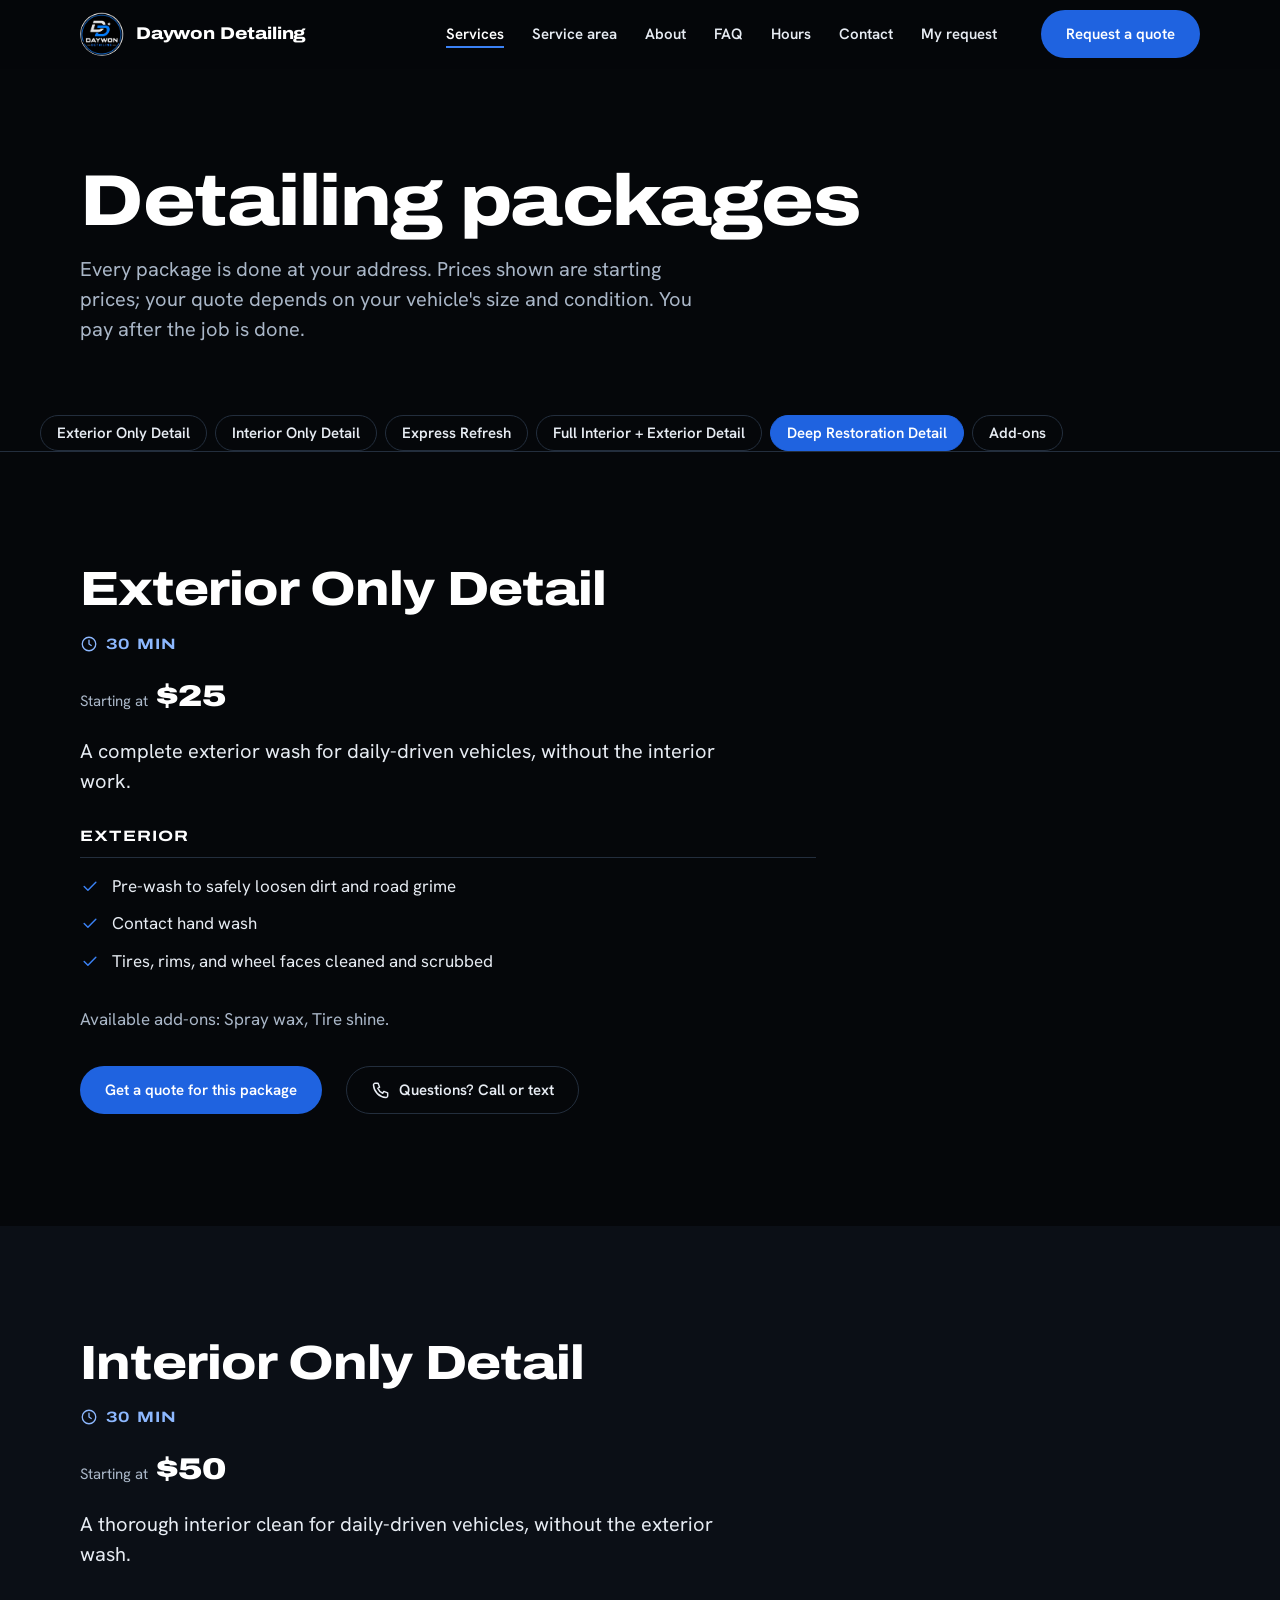
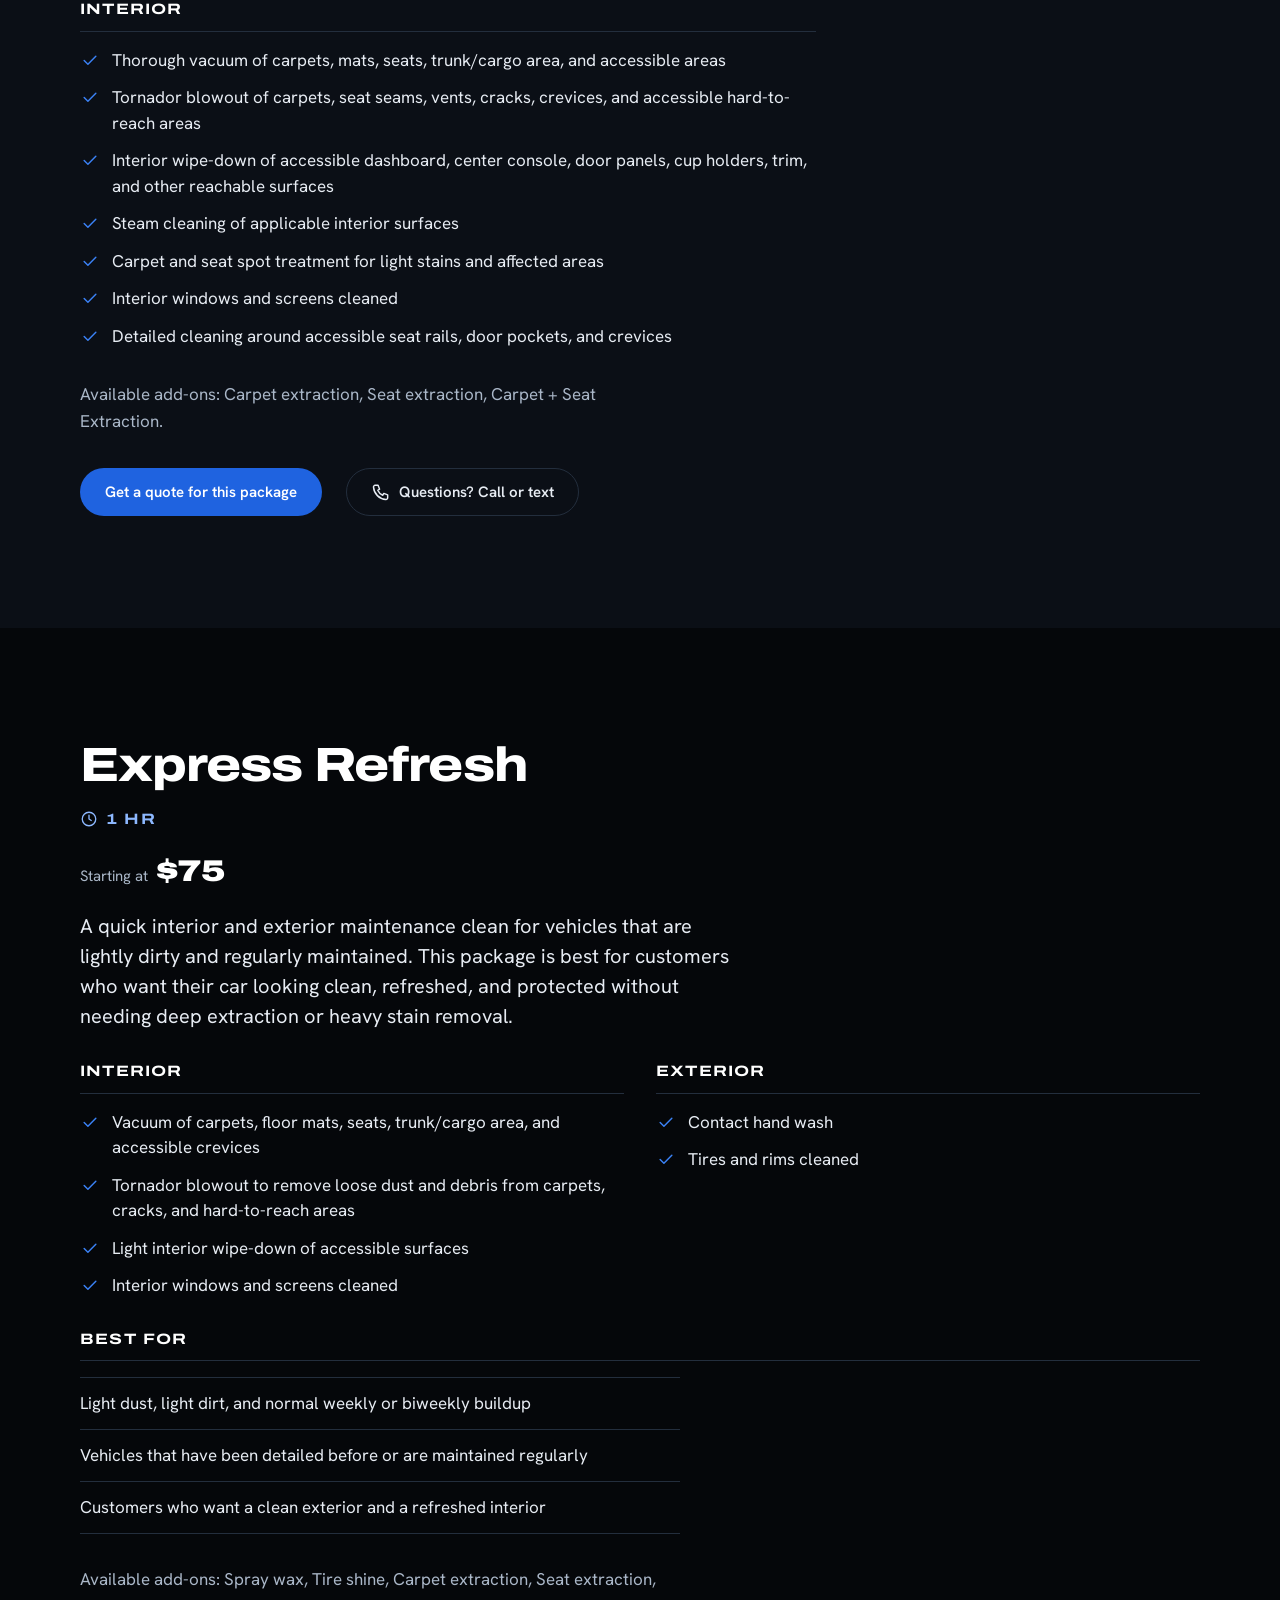
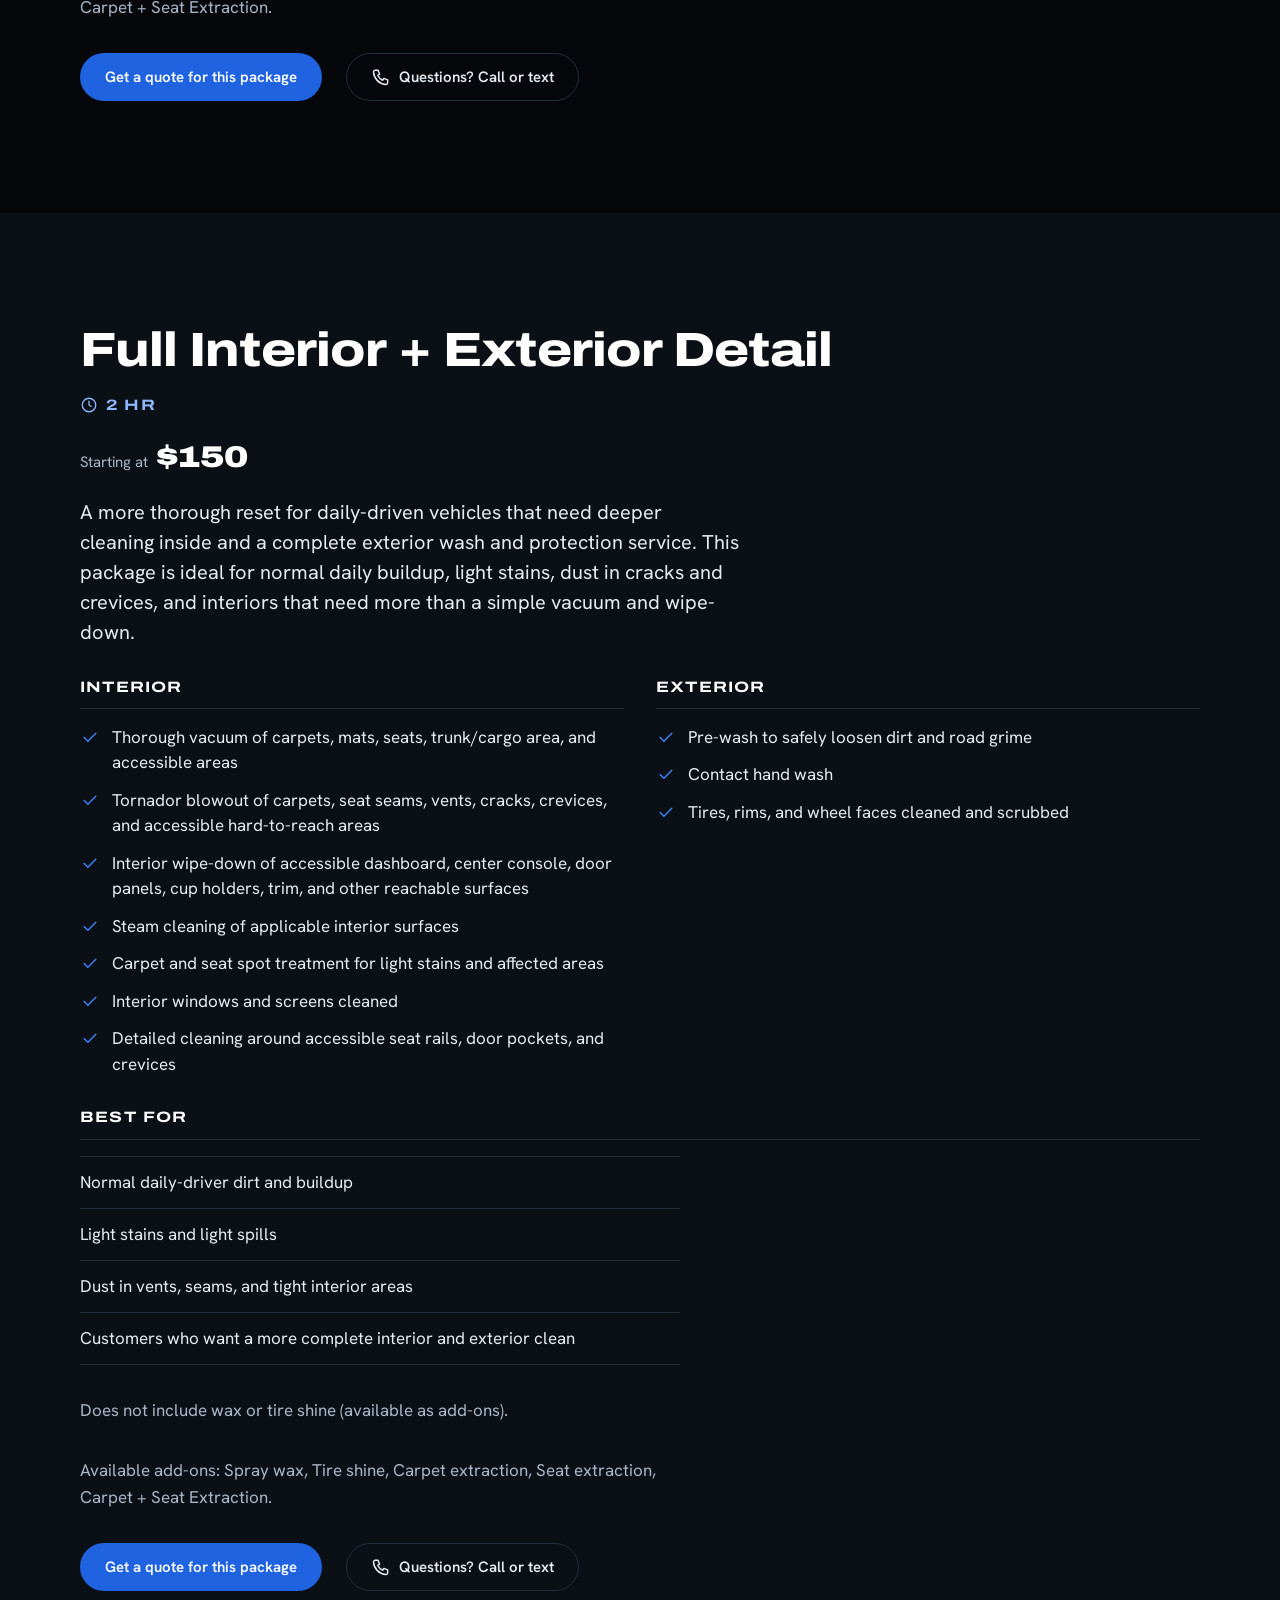
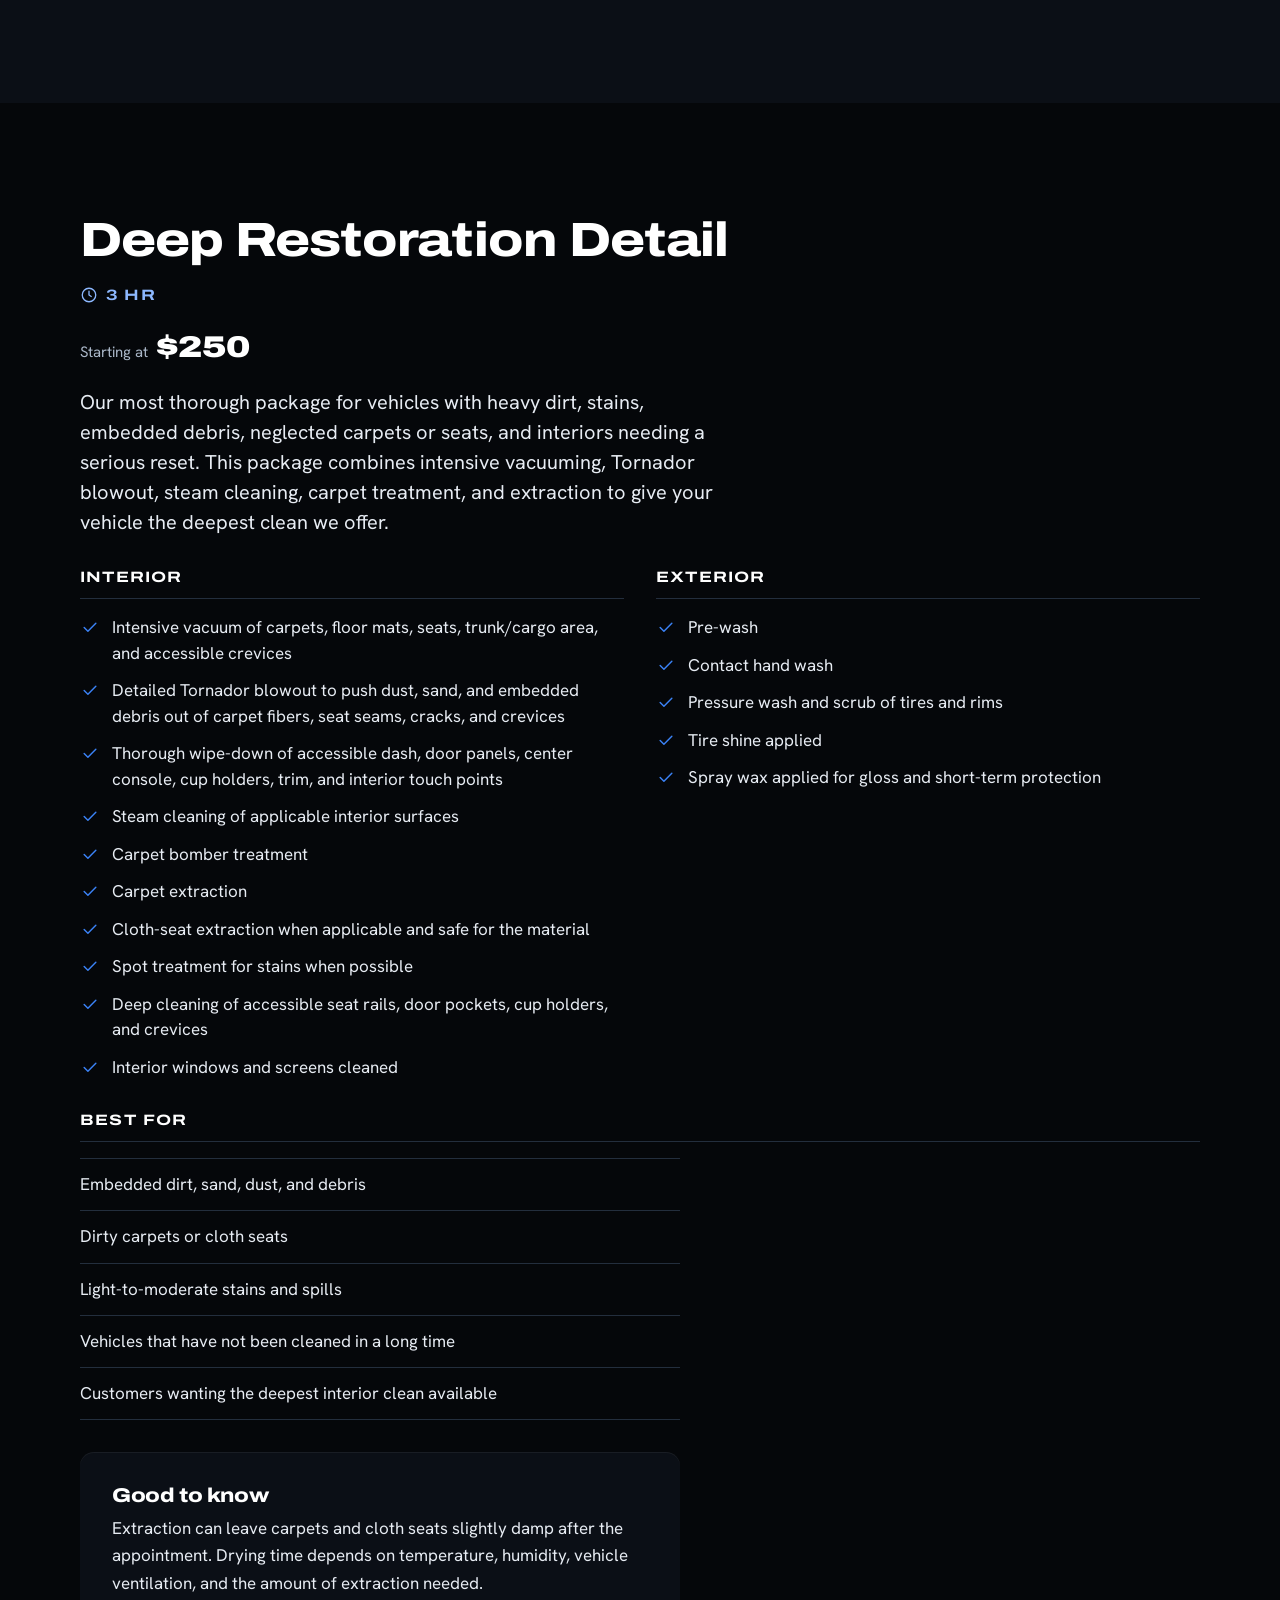
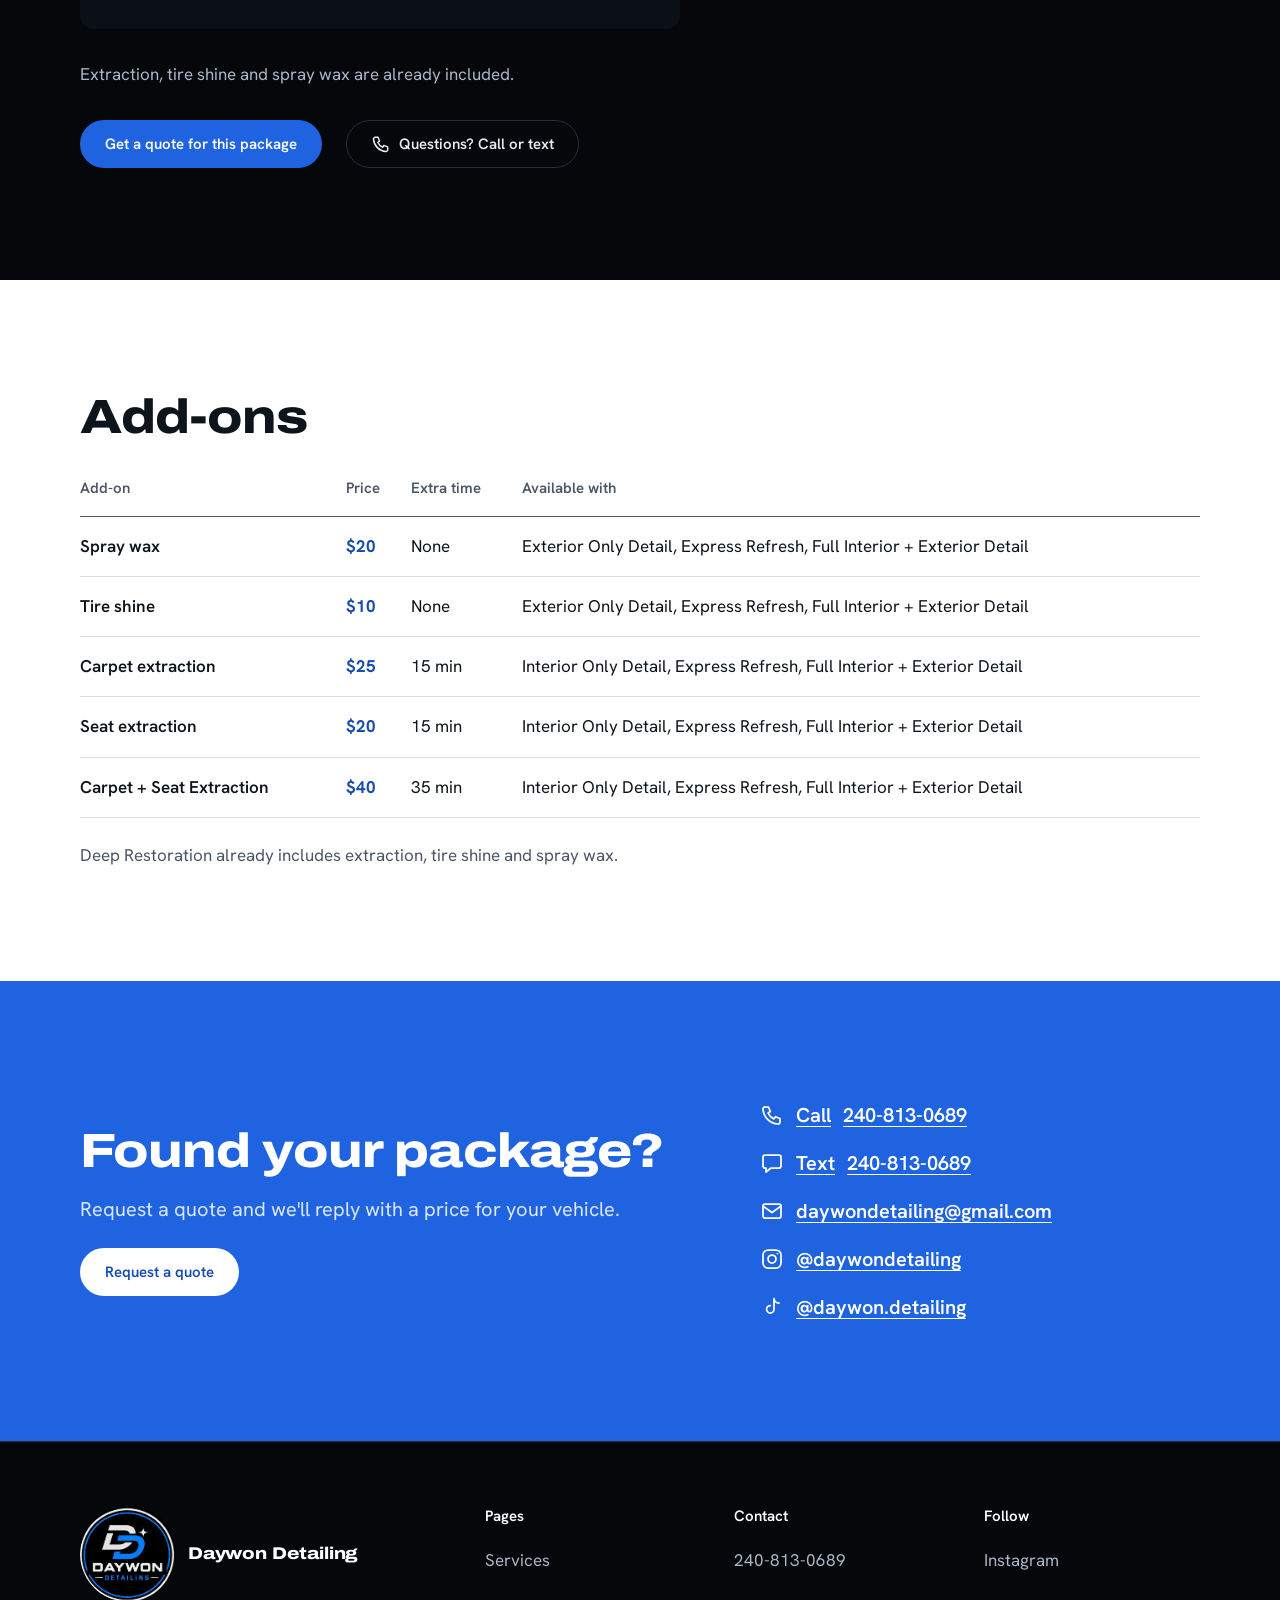
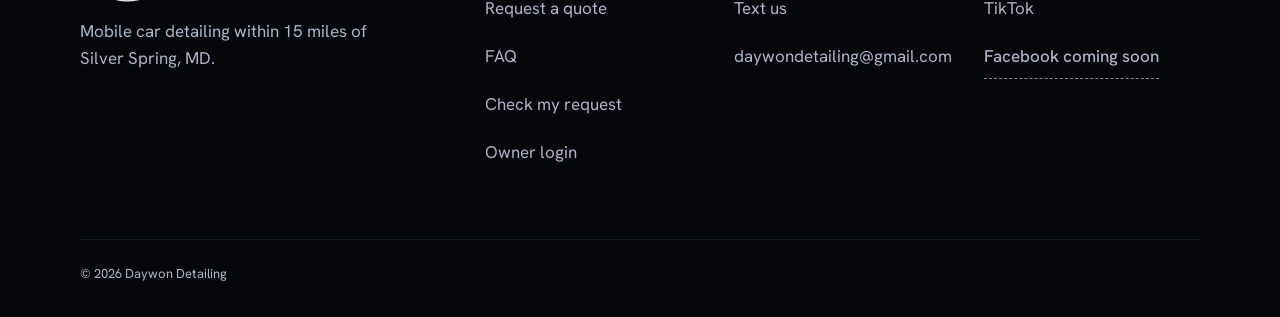
<file: services.html>
<!doctype html>
<html lang="en">
<head>
  <meta charset="utf-8">
  <meta name="viewport" content="width=device-width, initial-scale=1">
  <title>Detailing Packages | Daywon Detailing</title>
  <meta name="description" content="Express Refresh, Full Interior + Exterior, Deep Restoration, Interior Only and Exterior Only detailing. See what's included and request a quote.">
  <meta name="theme-color" content="#05070A">
  <meta property="og:title" content="Detailing Packages | Daywon Detailing">
  <meta property="og:description" content="Express Refresh, Full Interior + Exterior, Deep Restoration, Interior Only and Exterior Only detailing. See what's included and request a quote.">
  <meta property="og:type" content="website">
  <meta property="og:image" content="assets/img/logo.jpg">
  <link rel="icon" href="assets/img/logo.jpg">
  <link rel="preconnect" href="https://fonts.googleapis.com">
  <link rel="preconnect" href="https://fonts.gstatic.com" crossorigin>
  <link href="https://fonts.googleapis.com/css2?family=Archivo:wdth,wght@100..125,500..900&family=Hanken+Grotesk:wght@400..700&display=swap" rel="stylesheet">
  <link rel="stylesheet" href="assets/css/styles.css">
</head>
<body>
  <a class="skip-link" href="#main">Skip to content</a>
  <header class="site-header">
    <div class="container site-header__inner">
      <a class="brand" href="index.html"><span class="brand__mark"><img src="assets/img/logo.jpg" alt="" width="44" height="44"></span><span class="brand__name">Daywon Detailing</span></a>
      <nav class="site-nav" aria-label="Main">
        <ul>
          <li><a href="services.html" aria-current="page">Services</a></li>
          <li><a href="index.html#area">Service area</a></li>
          <li><a href="index.html#about">About</a></li>
          <li><a href="index.html#faq">FAQ</a></li>
          <li><a href="index.html#hours">Hours</a></li><li><a href="index.html#contact">Contact</a></li><li><a href="my-request.html">My request</a></li>
        </ul>
      </nav>
      <a class="btn btn--primary site-header__cta" data-cta href="quote.html">Request a quote</a>
      <button class="nav-toggle" aria-expanded="false" aria-controls="mobile-nav" aria-label="Open menu"><svg class="icon" aria-hidden="true"><use href="#i-menu"/></svg></button>
    </div>
    <div id="mobile-nav" class="mobile-nav" hidden>
      <ul>
        <li><a href="services.html" aria-current="page">Services</a></li>
        <li><a href="index.html#area">Service area</a></li>
        <li><a href="index.html#about">About</a></li>
        <li><a href="index.html#faq">FAQ</a></li>
        <li><a href="index.html#hours">Hours</a></li><li><a href="index.html#contact">Contact</a></li><li><a href="my-request.html">My request</a></li>
      </ul>
      <a class="btn btn--primary" data-cta href="quote.html">Request a quote</a>
      <a class="mobile-nav__tel" href="tel:+12408130689" data-contact-href="tel"><svg class="icon" aria-hidden="true"><use href="#i-phone"/></svg>Call or text <span data-contact="phone">240-813-0689</span></a>
    </div>
  </header>

  <main id="main">
    <section class="page-header band--dark">
      <div class="container">
        <h1>Detailing packages</h1>
        <p class="page-header__sub">Every package is done at your address. Prices shown are starting prices; your quote depends on your vehicle's size and condition. You pay after the job is done.</p>
      </div>
    </section>

    <nav class="package-nav" aria-label="Packages">
      <ul id="package-nav" class="package-nav__list"></ul>
      <noscript><p class="container muted">Our packages need JavaScript to display. Call or text 240-813-0689 or email daywondetailing@gmail.com for a quote.</p></noscript>
    </nav>

    <div id="packages" style="min-height: 60rem">
      <noscript><div class="container band--dark"><p>Our packages need JavaScript to display. Call or text 240-813-0689 or email daywondetailing@gmail.com for a quote.</p></div></noscript>
    </div>

    <section id="add-ons" class="band--white" aria-labelledby="add-ons-title">
      <div class="container">
        <h2 id="add-ons-title">Add-ons</h2>
        <div id="add-on-table">
          <noscript><p>Our packages need JavaScript to display. Call or text 240-813-0689 or email daywondetailing@gmail.com for a quote.</p></noscript>
        </div>
        <p class="muted" style="margin-top: var(--s-5)">Deep Restoration already includes extraction, tire shine and spray wax.</p>
      </div>
    </section>

    <section class="band--blue close" aria-labelledby="close-title">
      <div class="container close__grid">
        <div>
          <h2 id="close-title">Found your package?</h2>
          <p class="lede">Request a quote and we'll reply with a price for your vehicle.</p>
          <a class="btn btn--on-blue" data-cta href="quote.html">Request a quote</a>
        </div>
        <ul class="contact-list">
          <li><a href="tel:+12408130689" data-contact-href="tel"><svg class="icon" aria-hidden="true"><use href="#i-phone"/></svg>Call <span data-contact="phone">240-813-0689</span></a></li>
          <li><a href="sms:+12408130689" data-contact-href="sms"><svg class="icon" aria-hidden="true"><use href="#i-message"/></svg>Text <span data-contact="phone">240-813-0689</span></a></li>
          <li><a href="mailto:daywondetailing@gmail.com" data-contact-href="mailto"><svg class="icon" aria-hidden="true"><use href="#i-mail"/></svg><span data-contact="email">daywondetailing@gmail.com</span></a></li>
          <li><a href="https://www.instagram.com/daywondetailing/" data-contact-href="instagram"><svg class="icon" aria-hidden="true"><use href="#i-instagram"/></svg>@daywondetailing</a></li>
          <li><a href="https://www.tiktok.com/@daywon.detailing" data-contact-href="tiktok"><svg class="icon" aria-hidden="true"><use href="#i-tiktok"/></svg>@daywon.detailing</a></li>
        </ul>
      </div>
    </section>
  </main>

  <div class="mobile-cta">
    <a class="btn btn--primary" data-cta href="quote.html">Request a quote</a>
    <a class="btn btn--ghost" href="tel:+12408130689" data-contact-href="tel"><svg class="icon" aria-hidden="true"><use href="#i-phone"/></svg>Call or text</a>
  </div>

  <footer class="site-footer">
    <div class="container">
      <div class="site-footer__top">
        <div class="site-footer__brand">
          <a class="brand" href="index.html"><span class="brand__mark"><img src="assets/img/logo.jpg" alt="" width="96" height="96" loading="lazy"></span><span class="brand__name">Daywon Detailing</span></a>
          <p class="site-footer__tagline">Mobile car detailing within 15 miles of Silver Spring, MD.</p>
        </div>
        <div class="site-footer__cols">
          <div class="site-footer__col">
            <h2 class="site-footer__title">Pages</h2>
            <ul class="site-footer__list">
              <li><a href="services.html">Services</a></li>
              <li><a href="quote.html" data-cta>Request a quote</a></li>
              <li><a href="index.html#faq">FAQ</a></li>
              <li><a href="my-request.html">Check my request</a></li>
          <li><a href="manage.html">Owner login</a></li>
            </ul>
          </div>
          <div class="site-footer__col">
            <h2 class="site-footer__title">Contact</h2>
            <ul class="site-footer__list">
              <li><a href="tel:+12408130689" data-contact-href="tel"><span data-contact="phone">240-813-0689</span></a></li>
              <li><a href="sms:+12408130689" data-contact-href="sms">Text us</a></li>
              <li><a href="mailto:daywondetailing@gmail.com" data-contact-href="mailto"><span data-contact="email">daywondetailing@gmail.com</span></a></li>
            </ul>
          </div>
          <div class="site-footer__col">
            <h2 class="site-footer__title">Follow</h2>
            <ul class="site-footer__list">
              <li><a href="https://www.instagram.com/daywondetailing/" data-contact-href="instagram">Instagram</a></li>
              <li><a href="https://www.tiktok.com/@daywon.detailing" data-contact-href="tiktok">TikTok</a></li>
              <li><span class="placeholder placeholder--inline" data-placeholder="facebook">Facebook coming soon</span></li>
            </ul>
          </div>
        </div>
      </div>
      <div class="site-footer__bottom">
        <span>&copy; <span data-year>2026</span> Daywon Detailing</span>
      </div>
    </div>
  </footer>

  <script src="assets/js/icons.js" defer></script>
  <script src="assets/js/config.js" defer></script>
  <script src="assets/js/data.js" defer></script>
  <script src="assets/js/site.js" defer></script>
  <script src="assets/js/services.js" defer></script>
</body>
</html>
</file>
<file: assets/css/styles.css>
/* Daywon Detailing design system. Mobile-first (min-width 600 / 960 / 1280 only).

CLASS MAP (BEM children the page builders can use)
  Layout     .container  .grid  .grid--12 (>=960)  .col-4 .col-5 .col-6 .col-7 .col-8 (spans, >=960)
             .band--dark .band--raised .band--white .band--blue   (section grounds, include padding)
             .page-header  .page-header__sub      (dark band H1 + lede)
  Chrome     .skip-link  .site-header(.is-scrolled)  .site-header__inner  .site-header__cta
             .brand  .brand__mark  .brand__name   .site-nav (ul > li > a, a[aria-current=page])
             .nav-toggle   .mobile-nav (ul > li > a, .btn, .mobile-nav__tel)
             .mobile-cta (fixed bar, holds two .btn)   body.page-quote hides it
             .site-footer  __top  __brand  __tagline  __cols  __col  __title  __list  __bottom
  Buttons    .btn  .btn--primary  .btn--ghost  .btn--on-blue   [aria-busy=true] loading, .icon--spin
  Small      .chip [aria-current=true]   .panel   .link-arrow   .caps   .lede   .muted   .measure
  Icons      .icon  .icon--lg  .icon--xl  .icon--spin
  Placeholder .placeholder  __badge (pill)  __text  __tag (Before/After label)
             .placeholder--inline  .placeholder--wide (16:10)  .placeholder--square (1:1)
  Hero       .hero  __grid  __copy  __title (.is-sheen)  __sub  __actions  __link  __aside
             .quote-starter (use with .panel)  __title  __list  __option (label > input + __name + __duration)  __note
             .fact-strip (ul > li)  li > .icon + text
  Steps      .steps (ol)  __item  __num  __title  __text
  Services   .service-rows (ul)  __row  __head  __name  __duration  __summary  __actions  __addons
  Promises   .promises (ul)  __item (icon + text)
  Area       .area-diagram (svg)  __ring  __ring--outer  __fill  __dot  __label
  Work       .work__frames  (holds .placeholder--wide x2)
  Team       .team (ul)  __member  __photo  __initial  __name  __role
  FAQ        .faq  __item (details)  __summary (.icon.faq__chevron)  __body > div (answer)
  Contact    .contact-list (ul > li > a > .icon)   .close (blue band)  .close__grid
  Package nav .package-nav (sticky)  __list (ul > li > a.chip)
  Job sheet  .job-sheet (section; add .is-animating to draw checks)  __head  __title  __duration  __summary
             __cols  __col  __col--wide  __heading  .checklist (li style="--i:n")  __bestfor  __note
             __good (.panel)  __addons  __actions
  Add-ons    .addon-table (table; td[data-label])
  Quote      .quote-layout  .quote-aside (.panel, sticky >=960)  .aside-steps (ol)
  Form       .form-group (fieldset > legend)  .form-row  .field (__label __optional __help __error)
             .choice-grid (--stack, --inline)  .choice (label > input + __body > __title __meta __text)
             .check (label > input + span)  .error-summary (__title __list)  .success-panel  .fallback-panel
             .summary-list (dl)  .form-actions  .form-note  .honeypot
  Utilities  .visually-hidden  .stack  .actions  .nowrap  .text-center
*/

/* ---------- 1. Tokens ---------- */
:root {
  --ink-950: #05070A; --ink-900: #0B0F16; --ink-800: #131A24; --ink-700: #232E3D;
  --ink-400: #7D8CA0; --ink-300: #AAB7C8; --ink-100: #E7ECF3; --white: #FFFFFF;
  --paper-200: #EEF2F7; --paper-300: #D5DDE8; --slate-600: #4A5568; --slate-900: #0E141C;
  --blue-300: #8DB8FF; --blue-500: #3B82F6; --blue-600: #1F63E0; --blue-700: #174BB0;
  --danger: #FF8A8A; --danger-light: #B42318; --success: #5EE0A0; --on-blue-muted: #DCE8FF;

  --font-display: "Archivo", "Arial Narrow", system-ui, sans-serif;
  --font-body: "Hanken Grotesk", system-ui, -apple-system, "Segoe UI", sans-serif;
  --fs-xs: .8125rem; --fs-sm: .9375rem; --fs-base: 1.0625rem; --fs-lg: 1.25rem;
  --fs-xl: clamp(1.5rem, 1.2rem + 1vw, 1.875rem);
  --fs-2xl: clamp(2rem, 1.5rem + 2.2vw, 3rem);
  --fs-3xl: clamp(2.5rem, 1.6rem + 4vw, 4.5rem);
  --fs-hero: clamp(2.75rem, 1.4rem + 6vw, 5.75rem);

  --s-1: 4px; --s-2: 8px; --s-3: 12px; --s-4: 16px; --s-5: 24px;
  --s-6: 32px; --s-7: 48px; --s-8: 64px; --s-9: 96px; --s-10: 128px;
  --section-py: clamp(4rem, 3rem + 5vw, 8rem);
  --gutter: clamp(1.25rem, 4vw, 2.5rem);
  --r-sm: 6px; --r-md: 14px; --r-pill: 999px;
  --shadow-1: 0 1px 2px rgb(5 7 10 / .06), 0 10px 28px -12px rgb(5 7 10 / .22);
  --edge: inset 0 1px 0 rgb(255 255 255 / .06);

  --ease-out: cubic-bezier(.16, 1, .3, 1);
  --t-fast: 150ms; --t-med: 250ms; --t-slow: 700ms;

  --header-h: 68px;
  --cta-h: 72px;
  color-scheme: dark;
}

/* ---------- 2. Reset ---------- */
*, *::before, *::after { box-sizing: border-box; }
* { margin: 0; }
html { -webkit-text-size-adjust: 100%; text-size-adjust: 100%; scroll-padding-top: 8.5rem; }
body { min-height: 100vh; line-height: 1.6; -webkit-font-smoothing: antialiased; }
img, svg, video { display: block; max-width: 100%; }
input, button, select, textarea { font: inherit; color: inherit; letter-spacing: inherit; }
button { cursor: pointer; background: none; border: 0; padding: 0; }
ul[class], ol[class] { list-style: none; padding: 0; }
table { border-collapse: collapse; }
fieldset { border: 0; padding: 0; min-width: 0; }
summary { cursor: pointer; }
[hidden] { display: none !important; }
:target { scroll-margin-top: 8.5rem; }

/* ---------- 3. Base typography ---------- */
body {
  font-family: var(--font-body); font-size: var(--fs-base); font-weight: 400;
  background: var(--ink-950); color: var(--ink-100);
  padding-bottom: calc(var(--cta-h) + env(safe-area-inset-bottom, 0px));
}
h1, h2, h3, h4 {
  font-family: var(--font-display); font-stretch: 118%; font-weight: 800;
  letter-spacing: -.02em; line-height: 1.08; text-wrap: balance;
  color: var(--white); margin-bottom: var(--s-4);
}
h1 { font-size: var(--fs-3xl); line-height: 1.02; }
h2 { font-size: var(--fs-2xl); }
h3 { font-size: var(--fs-xl); line-height: 1.15; margin-bottom: var(--s-3); }
:where(* + h2) { margin-top: var(--s-8); }
:where(* + h3) { margin-top: var(--s-6); }
p { max-width: 68ch; }
p + p { margin-top: var(--s-4); }
strong, b { font-weight: 600; }
:where(a) { color: var(--blue-300); text-decoration: underline; text-underline-offset: .2em; text-decoration-thickness: 1px; transition: color var(--t-fast); }
:where(a):hover { color: var(--white); text-decoration-thickness: 2px; }
:where(a):active { color: var(--ink-300); }
:where(.band--white) :where(a) { color: var(--blue-700); }
:where(.band--white) :where(a):hover { color: var(--slate-900); }
:where(.band--blue) :where(a) { color: var(--white); }
:where(.band--blue) :where(a):hover { color: var(--on-blue-muted); }
small { font-size: var(--fs-xs); }
.caps { font-family: var(--font-display); font-stretch: 125%; font-weight: 700; letter-spacing: .08em; text-transform: uppercase; font-variant-numeric: tabular-nums; }
.lede { font-size: var(--fs-lg); color: var(--ink-300); max-width: 56ch; line-height: 1.5; }
.muted { color: var(--ink-300); }
.measure { max-width: 60ch; }
.nowrap { white-space: nowrap; }
.text-center { text-align: center; }

/* ---------- 4. Browser surfaces ---------- */
::selection { background: var(--blue-600); color: #fff; }
input, textarea, select { caret-color: var(--blue-500); }
html { scrollbar-color: var(--ink-700) var(--ink-950); }
:focus-visible { outline: 2px solid var(--blue-300); outline-offset: 3px; }
.band--blue :focus-visible { outline-color: #fff; }
.band--white :focus-visible { outline-color: var(--blue-700); }
@media (prefers-reduced-motion: no-preference) { html { scroll-behavior: smooth; } }

/* ---------- 5. Layout ---------- */
.container { width: 100%; max-width: 1200px; margin-inline: auto; padding-inline: var(--gutter); }
.grid { display: grid; gap: var(--s-6); }
.band--dark, .band--raised, .band--white, .band--blue { padding-block: var(--section-py); position: relative; }
.band--dark { background: var(--ink-950); color: var(--ink-100); }
.band--raised { background: var(--ink-900); }
.band--white { background: var(--white); color: var(--slate-900); color-scheme: light; }
.band--white .muted, .band--white .lede { color: var(--slate-600); }
.band--blue { background: var(--blue-600); color: var(--on-blue-muted); }
.band--blue .lede, .band--blue .muted { color: var(--on-blue-muted); }
:where(.band--white) :is(h1, h2, h3, h4) { color: var(--slate-900); }
.page-header { padding-block: clamp(3rem, 2rem + 5vw, 6rem) clamp(2.5rem, 2rem + 3vw, 4.5rem); }
.page-header__sub { font-size: var(--fs-lg); color: var(--ink-300); max-width: 58ch; line-height: 1.5; }
.stack > * + * { margin-top: var(--s-4); }
.actions { display: flex; flex-wrap: wrap; gap: var(--s-3) var(--s-4); align-items: center; }
@media (min-width: 960px) {
  .grid--12 { grid-template-columns: repeat(12, minmax(0, 1fr)); column-gap: var(--s-6); }
  .col-4 { grid-column: span 4; } .col-5 { grid-column: span 5; } .col-6 { grid-column: span 6; }
  .col-7 { grid-column: span 7; } .col-8 { grid-column: span 8; }
}
@media (min-width: 1280px) { .grid--12 { column-gap: var(--s-7); } }

/* ---------- 6. Icons ---------- */
.icon { width: 1.25rem; height: 1.25rem; flex: none; display: inline-block; vertical-align: -.2em; }
.icon--lg { width: 1.5rem; height: 1.5rem; }
.icon--xl { width: 2.5rem; height: 2.5rem; }
.icon--spin { animation: spin .8s linear infinite; }
@keyframes spin { to { transform: rotate(360deg); } }

/* ---------- 7. Components ---------- */
/* Buttons */
.btn {
  display: inline-flex; align-items: center; justify-content: center; gap: var(--s-2);
  min-height: 48px; padding: 0 24px; border: 1px solid transparent; border-radius: var(--r-pill);
  font-family: var(--font-body); font-weight: 600; font-size: var(--fs-sm); line-height: 1.2;
  text-decoration: none; text-align: center; cursor: pointer;
  transition: background-color var(--t-fast), border-color var(--t-fast), color var(--t-fast), transform var(--t-fast) var(--ease-out);
}
.btn:hover { text-decoration: none; transform: translateY(-1px); }
.btn:active { transform: translateY(0); }
.btn--primary { background: var(--blue-600); color: #fff; }
.btn--primary:hover { background: var(--blue-700); color: #fff; }
.btn--primary:active { background: var(--blue-700); color: var(--on-blue-muted); }
.btn--ghost { background: transparent; color: var(--ink-100); border-color: var(--ink-700); }
.btn--ghost:hover { background: var(--ink-800); color: #fff; border-color: var(--ink-400); }
.btn--ghost:active { background: var(--ink-700); color: #fff; }
.band--white .btn--ghost { color: var(--slate-900); border-color: var(--paper-300); }
.band--white .btn--ghost:hover { background: var(--paper-200); color: var(--slate-900); border-color: var(--slate-600); }
.band--white .btn--ghost:active { background: var(--paper-300); }
.btn--on-blue { background: #fff; color: var(--blue-700); }
.btn--on-blue:hover { background: var(--paper-200); color: var(--blue-700); }
.btn--on-blue:active { background: var(--paper-300); color: var(--blue-700); }
.btn[disabled], .btn[aria-disabled="true"] { opacity: .5; cursor: not-allowed; pointer-events: none; transform: none; }
.btn[aria-busy="true"] { cursor: progress; pointer-events: none; }
.link-arrow { display: inline-flex; align-items: center; gap: var(--s-2); font-weight: 600; min-height: 44px; }
.link-arrow .icon { transition: transform var(--t-fast) var(--ease-out); }
.link-arrow:hover .icon { transform: translateX(3px); }

/* Chip */
.chip {
  display: inline-flex; align-items: center; min-height: 36px; padding: 0 16px;
  border: 1px solid var(--ink-700); border-radius: var(--r-pill);
  font-size: var(--fs-sm); font-weight: 600; color: var(--ink-100); text-decoration: none; white-space: nowrap;
  transition: background-color var(--t-fast), border-color var(--t-fast), color var(--t-fast);
}
.chip:hover { background: var(--ink-800); border-color: var(--ink-400); color: #fff; text-decoration: none; }
.chip:active { background: var(--ink-700); }
.chip[aria-current="true"] { background: var(--blue-600); border-color: var(--blue-600); color: #fff; }
.chip[aria-current="true"]:hover { background: var(--blue-700); border-color: var(--blue-700); }
.chip:disabled, .chip[aria-disabled="true"] { opacity: .5; pointer-events: none; }

/* Panel */
.panel { background: var(--ink-900); border-radius: var(--r-md); box-shadow: var(--edge); padding: var(--s-5); }
.band--raised .panel { background: var(--ink-950); }
.band--white .panel { background: var(--paper-200); box-shadow: var(--shadow-1); color: var(--slate-900); }
@media (min-width: 600px) { .panel { padding: var(--s-6); } }

/* Checklist */
.checklist { list-style: none; padding: 0; display: grid; gap: 12px; }
.checklist li { display: flex; align-items: flex-start; gap: var(--s-3); line-height: 1.5; }
.checklist .icon { width: 20px; height: 20px; margin-top: 2px; color: var(--blue-500); }
.band--white .checklist .icon { color: var(--blue-700); }
@keyframes draw { from { stroke-dashoffset: 24; } to { stroke-dashoffset: 0; } }
html.js-motion .job-sheet.is-animating .checklist .icon {
  stroke-dasharray: 24; stroke-dashoffset: 0;
  animation: draw 400ms var(--ease-out) both; animation-delay: calc(var(--i, 0) * 30ms);
}

/* Placeholder (coming soon) */
.placeholder {
  display: flex; flex-direction: column; align-items: center; justify-content: center; gap: var(--s-3);
  padding: var(--s-6) var(--s-5); text-align: center; color: var(--ink-300);
  border: 1px dashed var(--ink-700); border-radius: var(--r-md);
}
.placeholder .icon { color: var(--blue-500); width: 1.5rem; height: 1.5rem; }
.placeholder__badge { display: inline-block; padding: 2px 12px; border: 1px solid var(--ink-700); border-radius: var(--r-pill); font-size: var(--fs-xs); font-weight: 600; color: var(--ink-100); }
.placeholder__text { font-size: var(--fs-sm); max-width: 34ch; }
.placeholder__tag { font-family: var(--font-display); font-stretch: 125%; font-weight: 700; font-size: var(--fs-xs); letter-spacing: .08em; text-transform: uppercase; color: var(--ink-100); }
.placeholder--wide { aspect-ratio: 16 / 10; }
.placeholder--square { aspect-ratio: 1 / 1; }
.band--white .placeholder { border-color: var(--paper-300); color: var(--slate-600); }
.band--white .placeholder__badge { border-color: var(--paper-300); color: var(--slate-900); }
.band--white .placeholder .icon { color: var(--blue-700); }
.placeholder--inline { display: inline; padding: 0; border: 0; border-bottom: 1px dashed var(--ink-400); border-radius: 0; color: inherit; font-weight: 500; }
.band--white .placeholder--inline { border-bottom-color: var(--slate-600); color: var(--slate-600); }

/* Header */
.skip-link { position: absolute; left: var(--s-3); top: -100px; z-index: 100; padding: var(--s-3) var(--s-5); background: #fff; color: var(--slate-900); border-radius: var(--r-pill); font-weight: 600; text-decoration: none; }
.skip-link:focus { top: var(--s-3); outline: 2px solid var(--blue-300); }
.site-header { position: sticky; top: 0; z-index: 50; background: rgb(5 7 10 / .92); -webkit-backdrop-filter: blur(8px); backdrop-filter: blur(8px); border-bottom: 1px solid transparent; transition: border-color var(--t-med); }
.site-header.is-scrolled { border-bottom-color: var(--ink-700); }
.site-header__inner { display: flex; align-items: center; gap: var(--s-5); min-height: var(--header-h); }
.brand { display: inline-flex; align-items: center; gap: var(--s-3); color: #fff; text-decoration: none; }
.brand:hover { color: #fff; text-decoration: none; }
.brand__mark { width: 44px; height: 44px; flex: none; border-radius: 50%; overflow: hidden; background: #000; display: block; }
.brand__mark img { width: 118%; height: 118%; max-width: none; object-fit: cover; margin: -9%; }
.brand__name { font-family: var(--font-display); font-stretch: 118%; font-weight: 800; font-size: var(--fs-sm); letter-spacing: -.01em; line-height: 1.1; }
@media (min-width: 600px) { .brand__name { font-size: var(--fs-base); } }
.site-nav { display: none; margin-left: auto; }
.site-nav ul { display: flex; gap: var(--s-1); list-style: none; padding: 0; }
.site-nav a { display: flex; align-items: center; min-height: 44px; padding: 0 var(--s-3); border-radius: var(--r-pill); font-size: var(--fs-sm); font-weight: 600; color: var(--ink-100); text-decoration: none; transition: background-color var(--t-fast), color var(--t-fast); }
.site-nav a:hover { background: var(--ink-800); color: #fff; text-decoration: none; }
.site-nav a:active { background: var(--ink-700); }
.site-nav a[aria-current="page"] { color: #fff; text-decoration: underline; text-decoration-color: var(--blue-500); text-decoration-thickness: 2px; text-underline-offset: .45em; }
.site-header__cta { display: none; }
.nav-toggle { margin-left: auto; width: 48px; height: 48px; display: inline-flex; align-items: center; justify-content: center; border: 1px solid var(--ink-700); border-radius: 50%; color: var(--ink-100); transition: background-color var(--t-fast), border-color var(--t-fast); }
.nav-toggle:hover { background: var(--ink-800); border-color: var(--ink-400); color: #fff; }
.nav-toggle:active { background: var(--ink-700); }
.nav-toggle[aria-expanded="true"] { background: var(--ink-800); }
.nav-toggle[disabled] { opacity: .5; cursor: not-allowed; }
.nav-toggle .icon { width: 1.5rem; height: 1.5rem; }
.mobile-nav { position: absolute; top: 100%; left: 0; right: 0; background: var(--ink-950); border-bottom: 1px solid var(--ink-700); padding: var(--s-3) var(--gutter) var(--s-6); max-height: calc(100vh - var(--header-h)); max-height: calc(100dvh - var(--header-h)); overflow-y: auto; }
.mobile-nav ul { list-style: none; padding: 0; }
.mobile-nav li a { display: flex; align-items: center; min-height: 56px; border-bottom: 1px solid var(--ink-800); font-size: var(--fs-lg); font-weight: 600; color: var(--ink-100); text-decoration: none; transition: color var(--t-fast), background-color var(--t-fast); }
.mobile-nav li a:hover { color: #fff; background: var(--ink-900); }
.mobile-nav li a:active { background: var(--ink-800); }
.mobile-nav li a[aria-current="page"] { color: var(--blue-300); }
.mobile-nav .btn { width: 100%; margin-top: var(--s-5); }
.mobile-nav__tel { display: flex; align-items: center; justify-content: center; gap: var(--s-2); min-height: 48px; margin-top: var(--s-3); font-weight: 600; }
@media (min-width: 960px) {
  .site-nav { display: block; }
  .site-header__cta { display: inline-flex; margin-left: var(--s-2); }
  .nav-toggle, .mobile-nav { display: none !important; }
}

/* Mobile CTA bar */
.mobile-cta { position: fixed; left: 0; right: 0; bottom: 0; z-index: 60; display: grid; grid-template-columns: 1fr 1fr; gap: var(--s-3); padding: var(--s-3) var(--s-4) calc(var(--s-3) + env(safe-area-inset-bottom, 0px)); background: var(--ink-900); border-top: 1px solid var(--ink-700); }
.mobile-cta .btn { padding: 0 var(--s-3); min-width: 0; }
body.page-quote .mobile-cta { display: none; }
body.page-quote { padding-bottom: 0; }
@media (min-width: 960px) { .mobile-cta { display: none; } body { padding-bottom: 0; } }

/* Footer */
.site-footer { background: var(--ink-950); border-top: 1px solid var(--ink-700); padding-block: var(--s-8) var(--s-6); color: var(--ink-300); }
.site-footer__top { display: grid; gap: var(--s-7); }
.site-footer__brand { display: flex; flex-direction: column; align-items: flex-start; gap: var(--s-4); }
.site-footer .brand__mark { width: 96px; height: 96px; }
.site-footer .brand__name { font-size: var(--fs-base); }
.site-footer__tagline { max-width: 32ch; color: var(--ink-300); }
.site-footer__cols { display: grid; gap: var(--s-6); }
.site-footer__title { font-family: var(--font-body); font-stretch: 100%; font-size: var(--fs-sm); font-weight: 600; letter-spacing: 0; color: #fff; margin: 0 0 var(--s-3); line-height: 1.4; }
.site-footer__list { list-style: none; padding: 0; display: grid; gap: var(--s-1); }
.site-footer__list a, .site-footer__list span { display: inline-flex; align-items: center; gap: var(--s-2); min-height: 44px; color: var(--ink-300); }
.site-footer__list a { text-decoration: none; }
.site-footer__list a:hover { color: #fff; text-decoration: underline; }
.site-footer__bottom { margin-top: var(--s-8); padding-top: var(--s-5); border-top: 1px solid var(--ink-800); font-size: var(--fs-xs); display: flex; flex-wrap: wrap; justify-content: space-between; gap: var(--s-3); }
@media (min-width: 600px) { .site-footer__cols { grid-template-columns: repeat(3, 1fr); } }
@media (min-width: 960px) { .site-footer__top { grid-template-columns: minmax(0, 4fr) minmax(0, 8fr); } }

/* Hero */
.hero { padding-block: clamp(2.5rem, 2rem + 4vw, 6rem) clamp(3rem, 2rem + 4vw, 6rem); }
.hero__grid { display: grid; gap: var(--s-7); align-items: start; }
.hero__title { font-size: var(--fs-hero); line-height: 1.02; margin: 0 0 var(--s-5); position: relative; overflow: hidden; padding-bottom: .06em; }
.hero__sub { font-size: var(--fs-lg); line-height: 1.5; color: var(--ink-300); max-width: 52ch; }
.hero__actions { display: flex; flex-wrap: wrap; align-items: center; gap: var(--s-3) var(--s-5); margin-top: var(--s-6); }
.hero__link { display: inline-flex; align-items: center; gap: var(--s-2); min-height: 48px; font-weight: 600; }
@media (min-width: 960px) {
  .hero__grid { grid-template-columns: repeat(12, minmax(0, 1fr)); column-gap: var(--s-6); }
  .hero__copy { grid-column: span 7; }
  .hero__aside { grid-column: 8 / span 5; }
}
html.js-motion .hero__title.is-sheen::after {
  content: ""; position: absolute; inset: 0; pointer-events: none; mix-blend-mode: overlay;
  background: linear-gradient(100deg, transparent 40%, rgb(255 255 255 / .35) 50%, transparent 60%);
  transform: translateX(-100%); animation: sheen 1100ms var(--ease-out) 300ms 1 both;
}
@keyframes sheen { to { transform: translateX(100%); } }

/* Quote starter */
.quote-starter__title { font-size: var(--fs-xl); margin-bottom: var(--s-4); }
.quote-starter__list { list-style: none; padding: 0; display: grid; gap: var(--s-2); }
.quote-starter__option, .choice {
  display: flex; align-items: center; gap: var(--s-3); padding: var(--s-3) var(--s-4); min-height: 48px;
  background: var(--ink-800); border: 1px solid var(--ink-700); border-radius: var(--r-sm); cursor: pointer;
  transition: border-color var(--t-fast), background-color var(--t-fast);
}
.quote-starter__option:hover, .choice:hover { border-color: var(--ink-400); }
.quote-starter__option:active, .choice:active { background: var(--ink-700); }
.quote-starter__option:has(input:checked), .choice:has(input:checked) { border-color: var(--blue-500); outline: 1px solid var(--blue-500); outline-offset: -2px; background: var(--ink-900); }
.band--raised .choice { background: var(--ink-800); }
.quote-starter__name { flex: 1; font-weight: 600; color: var(--ink-100); line-height: 1.3; }
.quote-starter__duration { font-family: var(--font-display); font-stretch: 125%; font-weight: 700; font-size: var(--fs-xs); letter-spacing: .08em; text-transform: uppercase; color: var(--ink-300); text-align: right; font-variant-numeric: tabular-nums; }
.quote-starter__duration .placeholder--inline { font-family: var(--font-body); font-stretch: 100%; text-transform: none; letter-spacing: 0; font-weight: 500; }
.quote-starter .btn { width: 100%; margin-top: var(--s-5); }
.quote-starter__note { margin-top: var(--s-4); font-size: var(--fs-sm); color: var(--ink-300); }

/* Fact strip */
.fact-strip { list-style: none; padding: 0; margin-top: var(--s-7); border-top: 1px solid var(--ink-700); display: grid; }
.fact-strip li { display: flex; align-items: center; gap: var(--s-3); padding: var(--s-4) 0; border-bottom: 1px solid var(--ink-700); font-weight: 500; color: var(--ink-100); }
.fact-strip .icon { color: var(--blue-500); }
@media (min-width: 960px) {
  .fact-strip { grid-template-columns: repeat(3, auto); justify-content: start; border-bottom: 1px solid var(--ink-700); }
  .fact-strip li { border-bottom: 0; padding-inline: var(--s-6); border-left: 1px solid var(--ink-700); }
  .fact-strip li:first-child { padding-left: 0; border-left: 0; }
}

/* Steps */
.steps { list-style: none; padding: 0; margin-top: var(--s-6); display: grid; counter-reset: none; }
.steps__item { display: grid; grid-template-columns: auto 1fr; column-gap: var(--s-5); padding: var(--s-5) 0; border-top: 1px solid var(--ink-700); }
.steps__item:last-child { border-bottom: 1px solid var(--ink-700); }
.steps__num { grid-row: span 2; font-family: var(--font-display); font-stretch: 118%; font-weight: 800; font-size: var(--fs-3xl); line-height: 1; color: var(--blue-500); font-variant-numeric: tabular-nums; min-width: 1.1ch; }
.steps__title { font-size: var(--fs-lg); margin: 0 0 var(--s-2); }
.steps__text { color: var(--ink-300); max-width: 40ch; margin: 0; }
@media (min-width: 960px) {
  .steps { grid-template-columns: repeat(4, 1fr); }
  .steps__item { display: block; padding: var(--s-5) var(--s-6) 0 0; border-bottom: 0 !important; }
  .steps__num { margin-bottom: var(--s-4); }
}

/* Service rows (white band) */
.service-rows { list-style: none; padding: 0; margin-top: var(--s-6); border-bottom: 1px solid var(--paper-300); }
.service-rows__row { display: grid; gap: var(--s-4); padding: var(--s-6) var(--s-4); margin-inline: calc(-1 * var(--s-4)); border-top: 1px solid var(--paper-300); transition: background-color var(--t-fast); }
.service-rows__row:hover { background: var(--paper-200); }
.service-rows__name { font-size: var(--fs-xl); margin: 0 0 var(--s-2); color: var(--slate-900); }
.service-rows__duration { display: block; font-family: var(--font-display); font-stretch: 125%; font-weight: 700; font-size: var(--fs-xs); letter-spacing: .08em; text-transform: uppercase; color: var(--slate-600); font-variant-numeric: tabular-nums; }
.service-rows__duration .placeholder--inline { font-family: var(--font-body); font-stretch: 100%; text-transform: none; letter-spacing: 0; }
.service-rows__summary { color: var(--slate-600); max-width: 60ch; }
.service-rows__actions { display: flex; flex-wrap: wrap; align-items: center; gap: var(--s-2) var(--s-5); }
.service-rows__addons { margin-top: var(--s-5); color: var(--slate-600); }
@media (min-width: 960px) {
  .service-rows__row { grid-template-columns: minmax(0, 4fr) minmax(0, 5fr) auto; gap: var(--s-6); align-items: center; padding-inline: var(--s-5); margin-inline: calc(-1 * var(--s-5)); }
  .service-rows__name { margin-bottom: var(--s-2); }
}

/* Promises */
.promises { list-style: none; padding: 0; margin-top: var(--s-6); display: grid; }
.promises__item { display: flex; align-items: flex-start; gap: var(--s-4); padding: var(--s-6) 0; border-top: 1px solid var(--ink-700); font-family: var(--font-display); font-stretch: 112%; font-weight: 700; font-size: var(--fs-xl); line-height: 1.25; color: #fff; }
.promises__item .icon { width: 1.5rem; height: 1.5rem; margin-top: .25em; color: var(--blue-500); }
@media (min-width: 960px) { .promises { grid-template-columns: 1fr 1fr; column-gap: var(--s-8); } }

/* Area diagram */
.area-diagram { width: 100%; max-width: 320px; height: auto; margin-inline: auto; }
.area-diagram__ring { fill: none; stroke: var(--ink-700); stroke-width: 1; }
.area-diagram__ring--outer { stroke: var(--blue-500); stroke-width: 1.5; }
.area-diagram__fill { fill: rgb(59 130 246 / .06); stroke: none; }
.area-diagram__dot { fill: var(--blue-500); }
.area-diagram__label, .area-diagram text { fill: var(--ink-100); font-family: var(--font-body); font-weight: 600; font-size: 13px; }
@media (min-width: 960px) { .area-diagram { max-width: 460px; } }

/* Work + team */
.work__frames { display: grid; gap: var(--s-4); margin-top: var(--s-6); }
@media (min-width: 600px) { .work__frames { grid-template-columns: 1fr 1fr; } }
.team { list-style: none; padding: 0; margin-top: var(--s-7); display: grid; gap: var(--s-6); }
.team__photo { display: flex; flex-direction: column; align-items: center; justify-content: center; gap: var(--s-2); aspect-ratio: 1 / 1; max-width: 22rem; border: 1px dashed var(--ink-700); border-radius: var(--r-md); text-align: center; color: var(--ink-300); font-size: var(--fs-sm); margin-bottom: var(--s-4); }
.team__initial { font-family: var(--font-display); font-stretch: 118%; font-weight: 800; font-size: var(--fs-3xl); line-height: 1; color: var(--ink-100); }
.team__name { font-size: var(--fs-xl); margin: 0 0 var(--s-1); }
.team__role { color: var(--ink-300); max-width: 30ch; }
@media (min-width: 600px) { .team { grid-template-columns: repeat(3, 1fr); } .team__photo { max-width: none; } }

/* FAQ */
.faq { display: grid; gap: var(--s-3); margin-top: var(--s-6); }
.faq__item { background: var(--ink-900); border-radius: var(--r-md); box-shadow: var(--edge); }
.faq__summary { display: flex; align-items: center; justify-content: space-between; gap: var(--s-4); min-height: 56px; padding: var(--s-4) var(--s-5); border-radius: var(--r-md); font-weight: 600; font-size: var(--fs-base); color: #fff; list-style: none; transition: background-color var(--t-fast); }
.faq__summary::-webkit-details-marker { display: none; }
.faq__summary::marker { content: ""; }
.faq__summary:hover { background: var(--ink-800); }
.faq__summary:active { background: var(--ink-700); }
.faq__chevron { color: var(--blue-300); transition: transform var(--t-med) var(--ease-out); }
.faq__item[open] .faq__chevron { transform: rotate(180deg); }
.faq__body { display: grid; grid-template-rows: 0fr; transition: grid-template-rows var(--t-med) var(--ease-out); }
.faq__item[open] > .faq__body { grid-template-rows: 1fr; }
@starting-style { .faq__item[open] > .faq__body { grid-template-rows: 0fr; } }
.faq__body > div { overflow: hidden; min-height: 0; padding-inline: var(--s-5); color: var(--ink-300); }
.faq__body > div > :last-child { margin-bottom: var(--s-5); }
.faq__body ul { padding-left: var(--s-5); margin-top: var(--s-3); display: grid; gap: var(--s-1); }
.faq__body p + p, .faq__body ul + p { margin-top: var(--s-3); }

/* Contact + close */
.close__grid { display: grid; gap: var(--s-7); align-items: center; }
.close h2 { margin-top: 0; }
.close .btn { margin-top: var(--s-5); }
@media (min-width: 960px) { .close__grid { grid-template-columns: minmax(0, 7fr) minmax(0, 5fr); column-gap: var(--s-8); } }
.contact-list { list-style: none; padding: 0; display: grid; gap: var(--s-1); }
.contact-list a { display: inline-flex; align-items: center; gap: var(--s-3); min-height: 44px; font-weight: 600; font-size: var(--fs-lg); color: #fff; }
.contact-list a:hover { color: var(--on-blue-muted); }
.contact-list .icon { width: 1.5rem; height: 1.5rem; }

/* Package nav */
.package-nav { position: sticky; top: var(--header-h); z-index: 40; background: var(--ink-950); border-bottom: 1px solid var(--ink-700); }
.package-nav__list { list-style: none; padding: var(--s-3) var(--gutter); display: flex; gap: var(--s-2); overflow-x: auto; scroll-snap-type: x proximity; scrollbar-width: thin; max-width: 1200px; margin-inline: auto; }
.package-nav__list li { flex: none; scroll-snap-align: start; }

/* Job sheet */
.job-sheet__head { margin-bottom: var(--s-6); }
.job-sheet__title { margin-top: 0; }
.job-sheet__duration { display: inline-flex; align-items: center; gap: var(--s-2); margin-bottom: var(--s-4); font-size: var(--fs-sm); color: var(--blue-300); }
.job-sheet__duration .icon { width: 1.125rem; height: 1.125rem; }
.job-sheet__duration .placeholder--inline { font-family: var(--font-body); font-stretch: 100%; text-transform: none; letter-spacing: 0; color: var(--ink-300); }
.job-sheet__summary { font-size: var(--fs-lg); color: var(--ink-100); max-width: 60ch; line-height: 1.5; }
.job-sheet__cols { display: grid; gap: var(--s-7); }
.job-sheet__heading { font-family: var(--font-display); font-stretch: 125%; font-weight: 700; font-size: var(--fs-sm); letter-spacing: .08em; text-transform: uppercase; color: #fff; margin: 0 0 var(--s-4); padding-bottom: var(--s-3); border-bottom: 1px solid var(--ink-700); }
.job-sheet__bestfor { list-style: none; padding: 0; max-width: 60ch; }
.job-sheet__bestfor li { padding: var(--s-3) 0; border-top: 1px solid var(--ink-700); }
.job-sheet__bestfor li:last-child { border-bottom: 1px solid var(--ink-700); }
.job-sheet__note { color: var(--ink-300); max-width: 60ch; }
.job-sheet__good { max-width: 60ch; }
.job-sheet__good h3 { font-size: var(--fs-lg); margin: 0 0 var(--s-2); }
.job-sheet__addons { color: var(--ink-300); max-width: 60ch; }
.job-sheet__actions { display: flex; flex-wrap: wrap; align-items: center; gap: var(--s-3) var(--s-5); }
.job-sheet__head ~ *:not(.job-sheet__cols) { margin-top: var(--s-6); }
.job-sheet__cols + * { margin-top: var(--s-7); }
@media (min-width: 960px) {
  .job-sheet__cols { grid-template-columns: repeat(12, minmax(0, 1fr)); column-gap: var(--s-6); }
  .job-sheet__col { grid-column: span 6; }
  .job-sheet__col--wide { grid-column: span 8; }
}

/* Add-on table (stacked on mobile, via data-label) */
.addon-table { width: 100%; margin-top: var(--s-6); text-align: left; }
.addon-table caption { position: absolute; width: 1px; height: 1px; overflow: hidden; clip-path: inset(50%); }
.addon-table thead { position: absolute; width: 1px; height: 1px; overflow: hidden; clip-path: inset(50%); }
.addon-table, .addon-table tbody, .addon-table tr, .addon-table td, .addon-table th { display: block; }
.addon-table tr { padding: var(--s-4) 0; border-top: 1px solid var(--paper-300); }
.addon-table tr:last-child { border-bottom: 1px solid var(--paper-300); }
.addon-table td, .addon-table th { padding: var(--s-1) 0; font-variant-numeric: tabular-nums; }
.addon-table td::before { content: attr(data-label); display: block; font-size: var(--fs-xs); font-weight: 600; color: var(--slate-600); }
.addon-table tbody th { font-weight: 600; font-size: var(--fs-lg); color: var(--slate-900); }
.addon-table td { color: var(--slate-900); }
@media (min-width: 600px) {
  .addon-table { display: table; }
  .addon-table thead { position: static; width: auto; height: auto; overflow: visible; clip-path: none; display: table-header-group; }
  .addon-table tbody { display: table-row-group; }
  .addon-table tr { display: table-row; padding: 0; border: 0; }
  .addon-table th, .addon-table td { display: table-cell; padding: var(--s-4) var(--s-4) var(--s-4) 0; border-bottom: 1px solid var(--paper-300); vertical-align: top; }
  .addon-table thead th { font-size: var(--fs-sm); font-weight: 600; color: var(--slate-600); border-bottom: 1px solid var(--slate-600); padding-top: 0; }
  .addon-table tbody tr:last-child { border: 0; }
  .addon-table td::before { display: none; }
  .addon-table tbody tr:hover { background: var(--paper-200); }
  .addon-table tbody th { font-size: var(--fs-base); }
}

/* ---------- 8. Quote page + forms ---------- */
.quote-layout { display: grid; gap: var(--s-7); align-items: start; }
.quote-aside h2 { font-size: var(--fs-xl); margin: 0 0 var(--s-4); }
.aside-steps { list-style: none; padding: 0; display: grid; gap: var(--s-3); margin-bottom: var(--s-5); counter-reset: s; }
.aside-steps li { counter-increment: s; display: flex; gap: var(--s-3); }
.aside-steps li::before { content: counter(s); font-family: var(--font-display); font-weight: 800; color: var(--blue-500); font-variant-numeric: tabular-nums; }
@media (min-width: 960px) {
  .quote-layout { grid-template-columns: repeat(12, minmax(0, 1fr)); column-gap: var(--s-6); }
  .quote-layout > form, .quote-layout > #quote-form-wrap, .quote-layout > #square-wrap { grid-column: span 8; }
  .quote-aside { grid-column: span 4; position: sticky; top: calc(var(--header-h) + var(--s-5)); }
}

.form-group { margin: 0 0 var(--s-7); }
.form-group + .form-group { padding-top: var(--s-7); border-top: 1px solid var(--ink-700); }
.form-group legend { float: left; width: 100%; padding: 0; margin-bottom: var(--s-5); font-family: var(--font-display); font-stretch: 112%; font-weight: 700; font-size: var(--fs-lg); color: #fff; letter-spacing: -.01em; }
.form-group legend + * { clear: both; }
.form-group > * + * { margin-top: var(--s-5); }
.form-row { display: grid; gap: var(--s-4); grid-template-columns: repeat(auto-fit, minmax(min(100%, 13rem), 1fr)); }
.field { display: grid; gap: var(--s-2); align-content: start; min-width: 0; }
.field__label { font-size: var(--fs-sm); font-weight: 600; color: var(--ink-100); }
.field__optional { font-weight: 400; color: var(--ink-300); }
.field__help { font-size: var(--fs-sm); color: var(--ink-300); }
.field__error { display: flex; align-items: flex-start; gap: var(--s-2); font-size: var(--fs-sm); color: var(--danger); }
.field__error .icon { margin-top: 2px; }
.field input:not([type="checkbox"]):not([type="radio"]), .field select, .field textarea {
  width: 100%; min-height: 48px; padding: 12px 14px; font-size: var(--fs-base);
  background: var(--ink-800); color: var(--ink-100); border: 1px solid var(--ink-700); border-radius: var(--r-sm);
  transition: border-color var(--t-fast), background-color var(--t-fast);
}
.field textarea { min-height: 7.5rem; resize: vertical; line-height: 1.5; }
.field input::placeholder, .field textarea::placeholder { color: var(--ink-300); opacity: .8; }
.field input:not([type="checkbox"]):not([type="radio"]):hover, .field select:hover, .field textarea:hover { border-color: var(--ink-400); }
.field input:not([type="checkbox"]):not([type="radio"]):focus, .field select:focus, .field textarea:focus { border-color: var(--blue-500); }
.field input:focus-visible, .field select:focus-visible, .field textarea:focus-visible { outline: 2px solid var(--blue-300); outline-offset: 2px; }
.field [aria-invalid="true"], .field.is-invalid input, .field.is-invalid select, .field.is-invalid textarea { border-color: var(--danger); }
.field :disabled { opacity: .5; cursor: not-allowed; }
.field select { appearance: none; -webkit-appearance: none; padding-right: 44px; cursor: pointer; background-image: url("data:image/svg+xml,%3Csvg xmlns='http://www.w3.org/2000/svg' viewBox='0 0 24 24' fill='none' stroke='%238DB8FF' stroke-width='2' stroke-linecap='round' stroke-linejoin='round'%3E%3Cpath d='M6 9l6 6 6-6'/%3E%3C/svg%3E"); background-repeat: no-repeat; background-position: right 14px center; background-size: 18px; }
.field input[type="date"] { min-height: 48px; }

/* Custom checkbox / radio visuals on native inputs */
.check input, .choice input, .quote-starter__option input {
  appearance: none; -webkit-appearance: none; flex: none; width: 22px; height: 22px; margin: 0;
  display: grid; place-content: center; background: var(--ink-800); border: 1.5px solid var(--ink-400);
  transition: border-color var(--t-fast), background-color var(--t-fast);
}
.check input { border-radius: 4px; }
.choice input, .quote-starter__option input { border-radius: 50%; }
.choice input::before, .quote-starter__option input::before { content: ""; width: 10px; height: 10px; border-radius: 50%; background: #fff; transform: scale(0); transition: transform var(--t-fast) var(--ease-out); }
.choice input:checked::before, .quote-starter__option input:checked::before { transform: scale(1); }
.check input:checked { background: var(--blue-600) url("data:image/svg+xml,%3Csvg xmlns='http://www.w3.org/2000/svg' viewBox='0 0 24 24' fill='none' stroke='white' stroke-width='3' stroke-linecap='round' stroke-linejoin='round'%3E%3Cpath d='M5 12.5l4.5 4.5L19 7.5'/%3E%3C/svg%3E") center / 16px no-repeat; border-color: var(--blue-600); }
.choice input:checked, .quote-starter__option input:checked { background: var(--blue-600); border-color: var(--blue-600); }
.check input:hover, .choice input:hover, .quote-starter__option input:hover { border-color: var(--blue-300); }
.check input:disabled, .choice input:disabled { opacity: .5; cursor: not-allowed; }
.check { display: flex; align-items: flex-start; gap: var(--s-3); min-height: 44px; padding: var(--s-2) 0; cursor: pointer; color: var(--ink-100); line-height: 1.4; }
.check input { margin-top: 1px; }
.check:active input { border-color: var(--blue-500); }
.choice-grid { display: grid; gap: var(--s-3); }
.choice-grid.has-error .choice, .field.is-invalid .choice { border-color: var(--danger); }
.choice { align-items: flex-start; padding: var(--s-4); }
.choice input { margin-top: 1px; }
.choice__body { display: grid; gap: var(--s-1); min-width: 0; }
.choice__title { font-weight: 600; color: var(--ink-100); line-height: 1.3; }
.choice__meta { font-family: var(--font-display); font-stretch: 125%; font-weight: 700; font-size: var(--fs-xs); letter-spacing: .08em; text-transform: uppercase; color: var(--ink-300); font-variant-numeric: tabular-nums; }
.choice__meta .placeholder--inline { font-family: var(--font-body); font-stretch: 100%; text-transform: none; letter-spacing: 0; font-weight: 500; }
.choice__text { font-size: var(--fs-sm); color: var(--ink-300); display: -webkit-box; -webkit-line-clamp: 2; line-clamp: 2; -webkit-box-orient: vertical; overflow: hidden; }
.choice-grid--inline { display: flex; flex-wrap: wrap; }
.choice-grid--inline .choice { align-items: center; padding: var(--s-3) var(--s-5) var(--s-3) var(--s-4); }
@media (min-width: 600px) { .choice-grid:not(.choice-grid--stack):not(.choice-grid--inline) { grid-template-columns: 1fr 1fr; } }

.error-summary { background: var(--ink-900); border: 1px solid var(--danger); border-radius: var(--r-md); padding: var(--s-5); margin-bottom: var(--s-6); }
.error-summary:focus { outline: 2px solid var(--blue-300); outline-offset: 3px; }
.error-summary__title { display: flex; align-items: center; gap: var(--s-2); font-size: var(--fs-lg); color: #fff; margin: 0 0 var(--s-3); }
.error-summary__title .icon { color: var(--danger); }
.error-summary__list { margin: 0; padding-left: var(--s-5); display: grid; gap: var(--s-2); }
.error-summary a { color: var(--danger); }
.error-summary a:hover { color: #fff; }
.success-panel, .fallback-panel { border: 1px solid var(--ink-700); }
.success-panel .icon--xl { color: var(--success); margin-bottom: var(--s-4); }
.success-panel h2, .fallback-panel h2 { margin-top: 0; font-size: var(--fs-xl); }
.success-panel:focus, .success-panel h2:focus { outline: none; }
.fallback-panel .actions { margin-top: var(--s-5); }
.summary-list { display: grid; gap: var(--s-3); margin: var(--s-5) 0; }
.summary-list dt { font-size: var(--fs-xs); font-weight: 600; color: var(--ink-300); }
.summary-list dd { margin: 0; color: var(--ink-100); }
.form-actions { margin-top: var(--s-7); }
.form-actions .btn { width: 100%; }
.form-note { margin-top: var(--s-4); font-size: var(--fs-sm); color: var(--ink-300); }
.honeypot { position: absolute; left: -9999px; width: 1px; height: 1px; overflow: hidden; }
@media (min-width: 600px) { .form-actions .btn { width: auto; min-width: 16rem; } }

/* ---------- 9. Reduced motion ---------- */
@media (prefers-reduced-motion: reduce) {
  *, *::before, *::after { transition-duration: .001ms !important; animation-duration: .001ms !important; animation-delay: 0s !important; animation-iteration-count: 1 !important; scroll-behavior: auto !important; }
  html.js-motion .hero__title.is-sheen::after { display: none; }
  html.js-motion .job-sheet.is-animating .checklist .icon { animation: none; stroke-dasharray: none; stroke-dashoffset: 0; }
  .btn:hover, .btn:active, .link-arrow:hover .icon { transform: none; }
  .faq__item[open] .faq__chevron { transform: rotate(180deg); }
  .icon--spin { animation-duration: 1.6s !important; animation-iteration-count: infinite !important; }
}

/* ===== Revision 2: scheduler, about, area diagram, add-on prices ===== */
[data-addon-price] { font-weight: 700; font-variant-numeric: tabular-nums; color: var(--blue-300); }
.band--white [data-addon-price] { color: var(--blue-700); }
.addon-table__price { white-space: nowrap; }

/* fact strip holds four items now */
@media (min-width: 600px) {
  .fact-strip { grid-template-columns: repeat(2, auto); }
  .fact-strip li:nth-child(odd) { border-left: 0; padding-left: 0; }
}
@media (min-width: 1200px) {
  .fact-strip { grid-template-columns: repeat(4, auto); }
  .fact-strip li:nth-child(odd) { border-left: 1px solid var(--ink-700); padding-left: var(--s-6); }
  .fact-strip li:first-child { border-left: 0; padding-left: 0; }
}

/* service-area diagram */
.area-figure { margin: 0; text-align: center; }
.area-figure__caption { margin-top: var(--s-4); color: var(--ink-300); font-size: var(--fs-sm); }
.area-diagram { max-width: 360px; }
.area-diagram__fill { fill: rgb(59 130 246 / .10); }
.area-diagram__ring--guide { stroke: var(--ink-700); stroke-dasharray: 3 5; }
.area-diagram__ring--outer { stroke-width: 2; }
.area-diagram__radius { stroke: var(--blue-500); stroke-width: 1.5; }
.area-diagram__halo { fill: rgb(59 130 246 / .25); }
.area-diagram .area-diagram__small { fill: var(--ink-300); font-size: 11px; font-weight: 500; }
.area-diagram .area-diagram__tick { fill: var(--blue-300); font-size: 12px; font-weight: 700; }
.area-diagram .area-diagram__label { font-size: 14px; }
@media (min-width: 960px) { .area-diagram { max-width: 400px; } }

/* about us */
.about { display: grid; gap: var(--s-7); align-items: center; }
.about__list { list-style: none; padding: 0; margin: var(--s-6) 0 0; display: grid; gap: 0; border-top: 1px solid var(--ink-700); }
.about__list li { display: grid; grid-template-columns: 24px 1fr; gap: var(--s-4); padding: var(--s-5) 0; border-bottom: 1px solid var(--ink-700); }
.about__list .icon { color: var(--blue-500); margin-top: 3px; }
.about__list h3 { font-size: var(--fs-lg); margin: 0 0 var(--s-1); }
.about__list p { margin: 0; color: var(--ink-300); max-width: 52ch; }
.about__photo { margin: 0; }
.about__photo .placeholder { aspect-ratio: 4 / 3; min-height: 0; }
.about__photo figcaption { margin-top: var(--s-3); text-align: center; color: var(--ink-300); font-size: var(--fs-sm); }
@media (min-width: 960px) { .about { grid-template-columns: 7fr 5fr; gap: var(--s-8); } }

/* date and arrival-window picker */
.sched { background: var(--ink-900); border: 1px solid var(--ink-700); border-radius: var(--r-md); padding: var(--s-5); max-width: 36rem; box-shadow: inset 0 1px 0 rgb(255 255 255 / .06); }
.sched__head { display: flex; align-items: center; justify-content: space-between; margin-bottom: var(--s-4); }
.sched__title { font-family: var(--font-display); font-stretch: 118%; font-weight: 700; font-size: var(--fs-lg); color: var(--white); }
.sched__nav { width: 44px; height: 44px; border-radius: var(--r-pill); border: 1px solid var(--ink-700); background: transparent; color: var(--ink-100); font-size: 1.5rem; line-height: 1; cursor: pointer; transition: background var(--t-fast) var(--ease-out); }
.sched__nav:hover:not(:disabled) { background: var(--ink-800); }
.sched__nav:disabled { opacity: .35; cursor: default; }
.sched__grid { display: grid; grid-template-columns: repeat(7, 1fr); gap: 4px; }
.sched__dow { text-align: center; font-size: var(--fs-xs); font-weight: 600; color: var(--ink-300); padding: var(--s-2) 0; }
.sched__day { min-height: 44px; border-radius: var(--r-sm); border: 1px solid transparent; background: transparent; color: var(--ink-100); font: inherit; font-weight: 600; font-variant-numeric: tabular-nums; cursor: pointer; transition: background var(--t-fast) var(--ease-out), border-color var(--t-fast) var(--ease-out); }
.sched__day:hover:not(:disabled) { background: var(--ink-800); border-color: var(--ink-700); }
.sched__day:disabled { color: var(--ink-400); opacity: .4; cursor: default; }
.sched__day.is-selected { background: var(--blue-600); color: #fff; border-color: var(--blue-600); }
.sched__slots { margin-top: var(--s-5); padding-top: var(--s-5); border-top: 1px solid var(--ink-700); }
.sched__slots:empty { display: none; }
.sched__slots-label { margin: 0 0 var(--s-3); color: var(--ink-300); font-size: var(--fs-sm); }
.sched__slot-list { display: flex; flex-wrap: wrap; gap: var(--s-2); }
.sched__slot { min-height: 44px; padding: 0 var(--s-4); border-radius: var(--r-pill); border: 1px solid var(--ink-700); background: var(--ink-800); color: var(--ink-100); font: inherit; font-size: var(--fs-sm); font-weight: 600; font-variant-numeric: tabular-nums; cursor: pointer; transition: background var(--t-fast) var(--ease-out), border-color var(--t-fast) var(--ease-out); }
.sched__slot:hover { border-color: var(--blue-500); }
.sched__slot.is-selected { background: var(--blue-600); border-color: var(--blue-600); color: #fff; }
.sched__summary { margin: var(--s-4) 0 0; font-size: var(--fs-sm); color: var(--ink-100); min-height: 1.5em; }
.field.is-invalid .sched { border-color: var(--danger, #FF8A8A); }
.sched__slot:disabled{opacity:.4;text-decoration:line-through;cursor:not-allowed}
.sched__slot:disabled:hover{border-color:var(--ink-700)}
/* header: keep links on one line when the extra My request link is present */
.site-nav a { white-space: nowrap; }
@media (max-width: 1180px) { .site-nav a { padding: 0 var(--s-2); } .site-header__cta { white-space: nowrap; } }

/* ---- Carousel (photos and videos on the home page) ---- */
.carousel { position: relative; margin-top: var(--s-6); }
.carousel__track { display: flex; align-items: flex-start; gap: var(--s-4); overflow-x: auto; scroll-snap-type: x mandatory; scroll-behavior: smooth; -webkit-overflow-scrolling: touch; padding-bottom: var(--s-3); scrollbar-width: thin; }
.carousel__track:focus-visible { outline: 2px solid var(--blue-500); outline-offset: 4px; border-radius: var(--r-md); }
.carousel__slide { flex: 0 0 min(78%, 300px); margin: 0; scroll-snap-align: start; }
.carousel__media { aspect-ratio: 9 / 16; border-radius: var(--r-md); overflow: hidden; background: var(--ink-900); border: 1px solid var(--ink-700); box-shadow: var(--edge); }
.carousel__media video, .carousel__media img { display: block; width: 100%; height: 100%; object-fit: cover; }
.carousel__media--photo { aspect-ratio: 3 / 4; }
.carousel__slide figcaption { margin-top: var(--s-3); color: var(--ink-300); font-size: var(--fs-sm); }
.carousel__slide figcaption strong { color: var(--ink-100); font-weight: 600; }
.carousel__btn, .carousel__dots { display: none; }
.carousel.is-enhanced .carousel__btn { display: grid; place-items: center; position: absolute; top: calc(50% - 40px); width: 44px; height: 44px; border-radius: var(--r-pill); border: 1px solid var(--ink-700); background: rgb(11 15 22 / .85); color: var(--white); cursor: pointer; }
.carousel__btn:hover:not(:disabled) { background: var(--blue-600); border-color: var(--blue-600); }
.carousel__btn:disabled { opacity: .35; cursor: default; }
.carousel__btn:focus-visible, .carousel__dot:focus-visible { outline: 2px solid var(--blue-300); outline-offset: 2px; }
.carousel__btn--prev { left: -6px; }
.carousel__btn--next { right: -6px; }
.carousel.is-enhanced .carousel__dots { display: flex; justify-content: center; gap: var(--s-2); margin-top: var(--s-2); }
.carousel__dot { width: 10px; height: 10px; padding: 0; border-radius: var(--r-pill); border: 0; background: var(--ink-700); cursor: pointer; position: relative; }
.carousel__dot::after { content: ""; position: absolute; inset: -8px; }
.carousel__dot[aria-current="true"] { background: var(--blue-500); }
.work__sub { margin-top: var(--s-8); }
@media (min-width: 960px) { .carousel__slide { flex-basis: 320px; } .carousel__btn--prev { left: -22px; } .carousel__btn--next { right: -22px; } }
@media (prefers-reduced-motion: reduce) { .carousel__track { scroll-behavior: auto; } }

/* About: centered message with the four promises in a grid */
.about { display: block; max-width: 56rem; margin-inline: auto; text-align: center; }
.about__lead { font-size: var(--fs-xl); line-height: 1.35; font-weight: 600; color: var(--white); max-width: 36ch; margin: var(--s-4) auto 0; }
.about__body { color: var(--ink-300); max-width: 58ch; margin: var(--s-4) auto 0; }
.about .about__list { margin-top: var(--s-7); border-top: 0; gap: var(--s-4); text-align: left; }
.about .about__list li { border: 1px solid var(--ink-700); border-radius: var(--r-md); padding: var(--s-5); background: var(--ink-900); }
@media (min-width: 700px) { .about .about__list { grid-template-columns: 1fr 1fr; } }

/* ---------- Round 4 (2026-10-06): compare chart, map, office hours, vehicle search, edit mode ---------- */
.quote-starter__links { margin: calc(-1 * var(--s-2)) 0 var(--s-3); }
.quote-starter__links .link-arrow { min-height: 36px; color: var(--blue-300); }
.quote-starter__note a { color: var(--blue-300); }

/* Compare chart */
.compare-head { display: flex; flex-wrap: wrap; align-items: flex-end; justify-content: space-between; gap: var(--s-4); margin-bottom: var(--s-6); }
.compare-head .link-arrow { color: var(--blue-300); }
.compare { position: relative; overflow-x: auto; border: 1px solid var(--ink-700); border-radius: var(--r-md); background: var(--ink-950); -webkit-overflow-scrolling: touch; overscroll-behavior-x: contain; }
.compare:focus-visible { outline: 2px solid var(--blue-300); outline-offset: 3px; }
.compare__hint { display: flex; align-items: center; gap: var(--s-2); margin-bottom: var(--s-3); font-size: var(--fs-sm); color: var(--ink-300); }
.compare__hint .icon { width: 1rem; height: 1rem; }
@media (min-width: 1100px) { .compare__hint { display: none; } }
.compare__table { width: 100%; min-width: 860px; border-collapse: separate; border-spacing: 0; font-size: var(--fs-sm); }
.compare__table th, .compare__table td { padding: 14px 12px; border-bottom: 1px solid var(--ink-800); text-align: center; vertical-align: middle; }
.compare__table tbody tr:hover td, .compare__table tbody tr:hover .compare__label { background-color: var(--ink-900); }
.compare__table thead th { vertical-align: bottom; padding-top: var(--s-5); border-bottom: 1px solid var(--ink-700); }
.compare__corner, .compare__label, .compare__table tfoot th { position: sticky; left: 0; z-index: 1; background: var(--ink-950); text-align: left; }
.compare__corner { color: var(--ink-300); }
.compare__label { font-weight: 500; color: var(--ink-100); min-width: 200px; max-width: 240px; line-height: 1.35; box-shadow: 1px 0 0 var(--ink-800); }
.compare__pkg { min-width: 128px; }
.compare__name { display: block; font-family: var(--font-display); font-stretch: 112%; font-weight: 800; font-size: var(--fs-base); line-height: 1.15; color: var(--white); }
.compare__price { display: grid; margin-top: var(--s-3); }
.compare__price-label { font-size: var(--fs-xs); color: var(--ink-300); font-weight: 500; }
.compare__price-value { font-family: var(--font-display); font-stretch: 125%; font-weight: 900; font-size: 1.75rem; line-height: 1.1; color: var(--white); font-variant-numeric: tabular-nums; }
.compare__time { display: block; margin-top: var(--s-1); font-size: var(--fs-xs); color: var(--ink-300); }
.compare__badge { display: inline-block; margin-bottom: var(--s-2); padding: 3px 10px; border-radius: var(--r-pill); background: var(--blue-600); color: #fff; font-size: var(--fs-xs); font-weight: 700; letter-spacing: .02em; }
.compare__table .is-featured { background: rgb(59 130 246 / .08); }
.compare__table thead .is-featured { box-shadow: inset 0 3px 0 var(--blue-500); }
.compare__table tbody tr:hover td.is-featured { background-color: rgb(59 130 246 / .14); }
.compare__group th { position: sticky; left: 0; padding-top: var(--s-5); text-align: left; background: var(--ink-950); font-family: var(--font-display); font-stretch: 125%; font-weight: 700; font-size: var(--fs-xs); letter-spacing: .1em; text-transform: uppercase; color: var(--blue-300); }
.compare__yes { width: 22px; height: 22px; margin-inline: auto; color: var(--success); stroke-width: 2.5; }
.compare__note { display: block; margin-top: 2px; font-size: var(--fs-xs); color: var(--ink-300); }
.compare__no { color: var(--ink-700); font-size: var(--fs-lg); }
.compare__addon span { display: inline-block; padding: 2px 8px; border: 1px solid var(--ink-700); border-radius: var(--r-pill); font-size: var(--fs-xs); color: var(--ink-300); white-space: nowrap; }
.compare__table tfoot th, .compare__table tfoot td { border-bottom: 0; padding-block: var(--s-5); }
.compare__table tfoot .link-arrow { color: var(--blue-300); font-size: var(--fs-sm); }
.compare__cta { min-height: 44px; padding-inline: 16px; font-size: var(--fs-sm); white-space: nowrap; }

/* Job sheet price (services page) */
.job-sheet__price { display: flex; align-items: baseline; gap: var(--s-2); margin: 0 0 var(--s-4); }
.job-sheet__price-label { font-size: var(--fs-sm); color: var(--ink-300); }
.job-sheet__price-value { font-family: var(--font-display); font-stretch: 125%; font-weight: 900; font-size: var(--fs-xl); color: var(--white); }

/* Service area map */
.area { display: grid; gap: var(--s-7); align-items: center; }
@media (min-width: 960px) { .area { grid-template-columns: minmax(0, 5fr) minmax(0, 7fr); gap: var(--s-8); } }
.area__copy > p { color: var(--ink-300); max-width: 56ch; }
.area-check { margin-top: var(--s-5); display: grid; gap: var(--s-2); }
.area-check__row { display: flex; gap: var(--s-2); }
.area-check__row input { flex: 1; min-width: 0; min-height: 48px; padding: 12px 14px; background: var(--ink-800); color: var(--ink-100); border: 1px solid var(--ink-700); border-radius: var(--r-sm); }
.area-check__row input:focus { border-color: var(--blue-500); outline: 2px solid var(--blue-300); outline-offset: 2px; }
.area-check__result { min-height: 1.5em; font-size: var(--fs-sm); color: var(--ink-300); }
.area-check__result.is-ok { color: var(--success); }
.area-check__result.is-warn { color: #FCD34D; }
.area__fee { display: flex; gap: var(--s-3); align-items: flex-start; margin-top: var(--s-5); padding: var(--s-4) var(--s-5); border: 1px solid var(--ink-700); border-left: 3px solid var(--blue-500); border-radius: var(--r-sm); background: var(--ink-950); }
.area__fee .icon { flex: none; width: 22px; height: 22px; margin-top: 2px; color: var(--blue-300); }
.area__fee p { color: var(--ink-300); }
.area__fee strong { color: var(--white); }
.area-map { margin: 0; }
.area-map__canvas { position: relative; height: clamp(320px, 62vw, 480px); border-radius: var(--r-md); overflow: hidden; border: 1px solid var(--ink-700); background: var(--ink-800); z-index: 0; }
.area-map__canvas:not(.is-ready)::after { content: "Loading map…"; position: absolute; inset: 0; display: grid; place-items: center; color: var(--ink-300); font-size: var(--fs-sm); }
.area-map__canvas.is-failed::after { content: "The map couldn't load. We serve 15 miles around Silver Spring, MD."; padding: var(--s-5); text-align: center; }
.area-map .area-figure__caption { text-align: left; }
.area-map__tip { font-family: var(--font-body); font-weight: 700; font-size: 12px; color: var(--slate-900); }
.leaflet-container { font-family: var(--font-body); }
.leaflet-container a { color: var(--blue-700); }

/* Office hours */
.hours { display: grid; gap: var(--s-6); align-items: start; }
@media (min-width: 960px) { .hours { grid-template-columns: minmax(0, 6fr) minmax(0, 5fr); gap: var(--s-8); } }
.hours__copy > p { color: var(--ink-300); max-width: 52ch; margin-top: var(--s-3); }
.hours__copy > .hours__now { display: inline-flex; align-items: center; gap: var(--s-2); margin-top: var(--s-2); padding: 6px 14px; border-radius: var(--r-pill); border: 1px solid var(--ink-700); font-weight: 600; color: var(--ink-100); }
.hours__now::before { content: ""; width: 8px; height: 8px; border-radius: 50%; background: var(--ink-400); }
.hours__now.is-open::before { background: var(--success); box-shadow: 0 0 0 4px rgb(94 224 160 / .18); }
.hours__now:empty { display: none; }
.hours__list { list-style: none; display: grid; gap: 0; }
.panel.hours__list { padding-block: var(--s-3); }
.hours__row { display: flex; justify-content: space-between; align-items: center; gap: var(--s-4); padding: 12px 0; border-bottom: 1px solid var(--ink-800); }
.hours__row:last-child { border-bottom: 0; }
.hours__day { display: inline-flex; align-items: center; gap: var(--s-2); font-weight: 600; color: var(--ink-100); }
.hours__time { font-variant-numeric: tabular-nums; color: var(--ink-300); }
.hours__row.is-closed .hours__time { color: var(--ink-400); }
.hours__row.is-today .hours__day, .hours__row.is-today .hours__time { color: var(--white); }
.hours__today { padding: 1px 8px; border-radius: var(--r-pill); background: var(--blue-600); color: #fff; font-size: var(--fs-xs); font-weight: 700; }

/* Quote form: vehicle search */
.vsearch { position: relative; }
.vsearch__list { position: absolute; z-index: 20; left: 0; right: 0; top: calc(100% + 4px); max-height: 320px; overflow-y: auto; list-style: none; padding: var(--s-1); margin: 0; background: var(--ink-800); border: 1px solid var(--ink-700); border-radius: var(--r-sm); box-shadow: 0 18px 40px -12px rgb(0 0 0 / .6); }
.vsearch__opt { display: flex; justify-content: space-between; align-items: baseline; gap: var(--s-3); padding: 10px 12px; border-radius: 4px; cursor: pointer; color: var(--ink-100); }
.vsearch__opt[aria-selected="true"], .vsearch__opt:hover { background: var(--ink-700); }
.vsearch__opt small { color: var(--ink-300); font-size: var(--fs-xs); white-space: nowrap; }
.vsearch__empty { padding: 10px 12px; color: var(--ink-300); font-size: var(--fs-sm); }
.vsearch__picked { display: flex; flex-wrap: wrap; align-items: center; gap: var(--s-2) var(--s-3); padding: 12px 14px; border: 1px solid var(--blue-500); border-radius: var(--r-sm); background: rgb(59 130 246 / .08); }
.vsearch__picked strong { color: var(--white); }
.vsearch__picked .icon { color: var(--blue-300); }
.vsearch__change { margin-left: auto; color: var(--blue-300); font-weight: 600; text-decoration: underline; min-height: 32px; }
.vsearch__manual { justify-self: start; color: var(--blue-300); font-size: var(--fs-sm); font-weight: 600; text-decoration: underline; min-height: 32px; }
.vsearch__credit { font-size: var(--fs-xs); color: var(--ink-400); }
.choice__price { color: var(--blue-300); font-weight: 700; }
.sched__clear { justify-self: start; margin-top: var(--s-2); color: var(--blue-300); font-size: var(--fs-sm); font-weight: 600; text-decoration: underline; min-height: 32px; }

/* Quote form: editing an existing request */
.edit-banner { display: flex; gap: var(--s-3); align-items: flex-start; margin-bottom: var(--s-6); padding: var(--s-4) var(--s-5); border: 1px solid var(--blue-500); border-radius: var(--r-md); background: rgb(59 130 246 / .08); }
.edit-banner .icon { flex: none; width: 22px; height: 22px; margin-top: 2px; color: var(--blue-300); }
.edit-banner strong { color: var(--white); }
.edit-banner p { color: var(--ink-300); }
.field__static { padding: 12px 14px; border: 1px dashed var(--ink-700); border-radius: var(--r-sm); color: var(--ink-300); }
.quote-aside__sub { margin-top: var(--s-5); font-size: var(--fs-base); }
.quote-aside .hours__list { margin: var(--s-2) 0 var(--s-4); font-size: var(--fs-sm); }
.quote-aside .hours__row { padding: 6px 0; }
.panel.hours__list { padding: var(--s-3) var(--s-5); }
@media (min-width: 600px) { .panel.hours__list { padding: var(--s-3) var(--s-6); } }
.visually-hidden { position: absolute !important; width: 1px; height: 1px; padding: 0; margin: -1px; overflow: hidden; clip-path: inset(50%); white-space: nowrap; border: 0; }
.compare__table .compare__label, .compare__table .compare__corner, .compare__table tfoot th, .compare__table .compare__group th { text-align: left; }
@media (max-width: 599px) { .compare__table { min-width: 640px; font-size: var(--fs-xs); } .compare__table .compare__label { min-width: 128px; max-width: 140px; padding-inline: 10px; } .compare__pkg { min-width: 104px; } .compare__table th, .compare__table td { padding: 12px 8px; } .compare__price-value { font-size: 1.375rem; } .compare__name { font-size: var(--fs-sm); } }
[data-contact="phone"] { white-space: nowrap; }

/* ---------- Round 5 (2026-10-06) ---------- */
/* Fields after a hidden first field must still clear the floated legend (manual vehicle entry jumped beside it). */
.form-group > :not(legend) { clear: both; }
/* Hero package list: plain readable price, not the condensed caps label. */
.quote-starter__duration { font-family: var(--font-body); font-stretch: 100%; font-weight: 600; font-size: var(--fs-sm); letter-spacing: 0; text-transform: none; color: var(--blue-300); white-space: nowrap; }
/* Compare chart: bigger, clearer marks. */
.compare__yes { width: 32px; height: 32px; padding: 6px; border-radius: 50%; background: rgb(94 224 160 / .16); color: var(--success); stroke-width: 3; box-sizing: border-box; }
.compare__table .is-featured .compare__yes { background: rgb(94 224 160 / .24); }
.compare__no { display: inline-block; width: 14px; height: 2px; vertical-align: middle; background: var(--ink-700); font-size: 0; }
.compare__note { margin-top: 6px; font-size: var(--fs-xs); font-weight: 600; color: var(--ink-100); }
.compare__table tbody tr:nth-child(even) td { background-color: rgb(255 255 255 / .015); }
/* Sticky first column must stay opaque so swiped marks pass underneath it. */
.compare__table tbody tr:nth-child(even) .compare__label { background-image: linear-gradient(rgb(255 255 255 / .015), rgb(255 255 255 / .015)); }
.compare__corner, .compare__label, .compare__table tfoot th { z-index: 2; }
.compare__group th { position: static; }
.compare__group-label { position: sticky; left: 12px; }
.compare__table tbody td { padding-block: 16px; }
@media (max-width: 599px) { .compare__yes { width: 28px; height: 28px; padding: 5px; } }
/* Color buttons */
.color-grid { display: grid; grid-template-columns: repeat(auto-fill, minmax(8.5rem, 1fr)); gap: var(--s-2); }
.color-choice { position: relative; display: flex; align-items: center; gap: var(--s-3); min-height: 48px; padding: 10px 12px; border: 1px solid var(--ink-700); border-radius: var(--r-sm); background: var(--ink-800); cursor: pointer; font-weight: 600; color: var(--ink-100); font-size: var(--fs-sm); transition: border-color var(--t-fast); }
.color-choice:hover { border-color: var(--ink-400); }
.color-choice input { position: absolute; opacity: 0; pointer-events: none; }
.color-choice:has(input:checked) { border-color: var(--blue-500); outline: 1px solid var(--blue-500); outline-offset: -2px; background: var(--ink-900); }
.color-choice:has(input:focus-visible) { outline: 2px solid var(--blue-300); outline-offset: 2px; }
.color-choice__dot { flex: none; width: 22px; height: 22px; border-radius: 50%; background: var(--c); box-shadow: inset 0 0 0 1px rgb(255 255 255 / .25); }
.color-choice__dot--other { background: conic-gradient(#e0661b, #d9a91a, #2f6b3a, #1f4fbf, #7b3fbf, #b3171d, #e0661b); }
.field[data-field="vehicle_color"] #f-color { margin-top: var(--s-2); }
.compare__yes { padding: 4px; background: rgb(94 224 160 / .22); }
.compare__yes path, .compare__yes * { stroke-width: 3.25; }
.compare__table .is-featured .compare__yes { background: rgb(94 224 160 / .3); }
</file>
